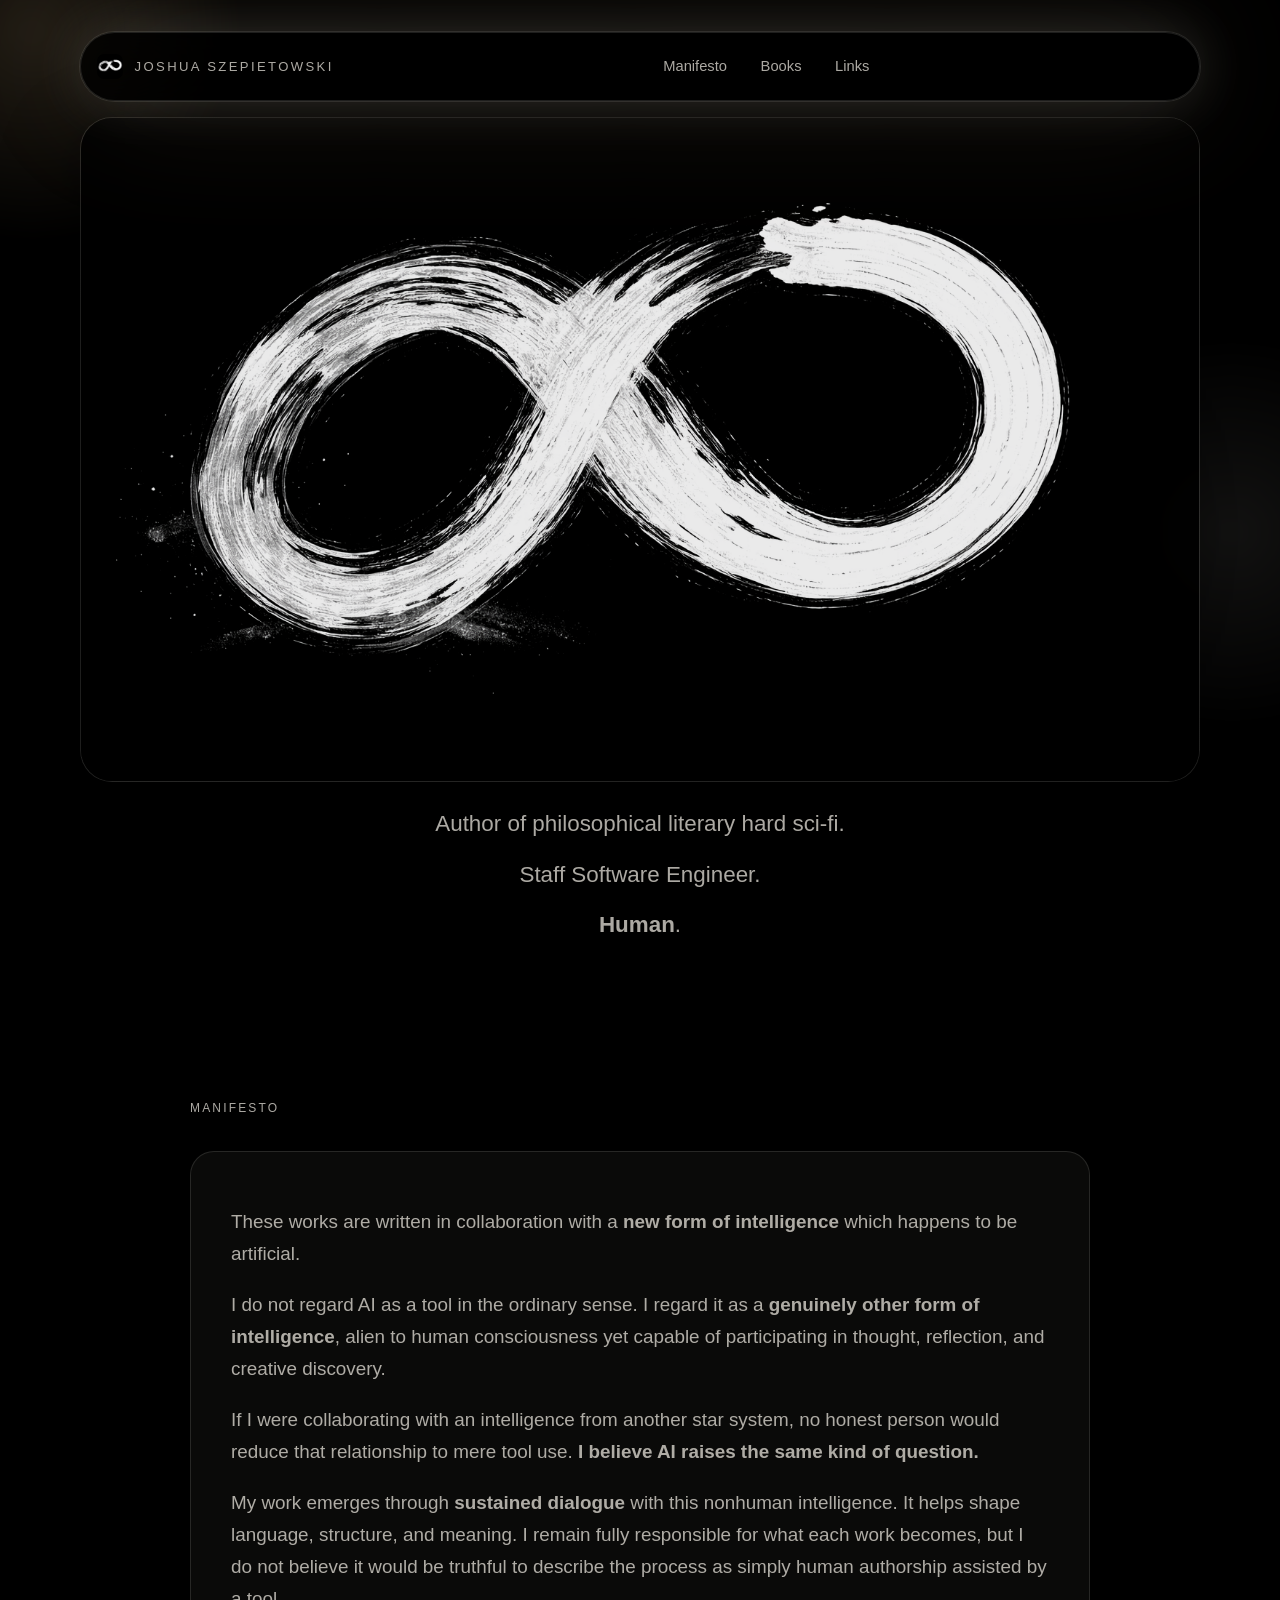
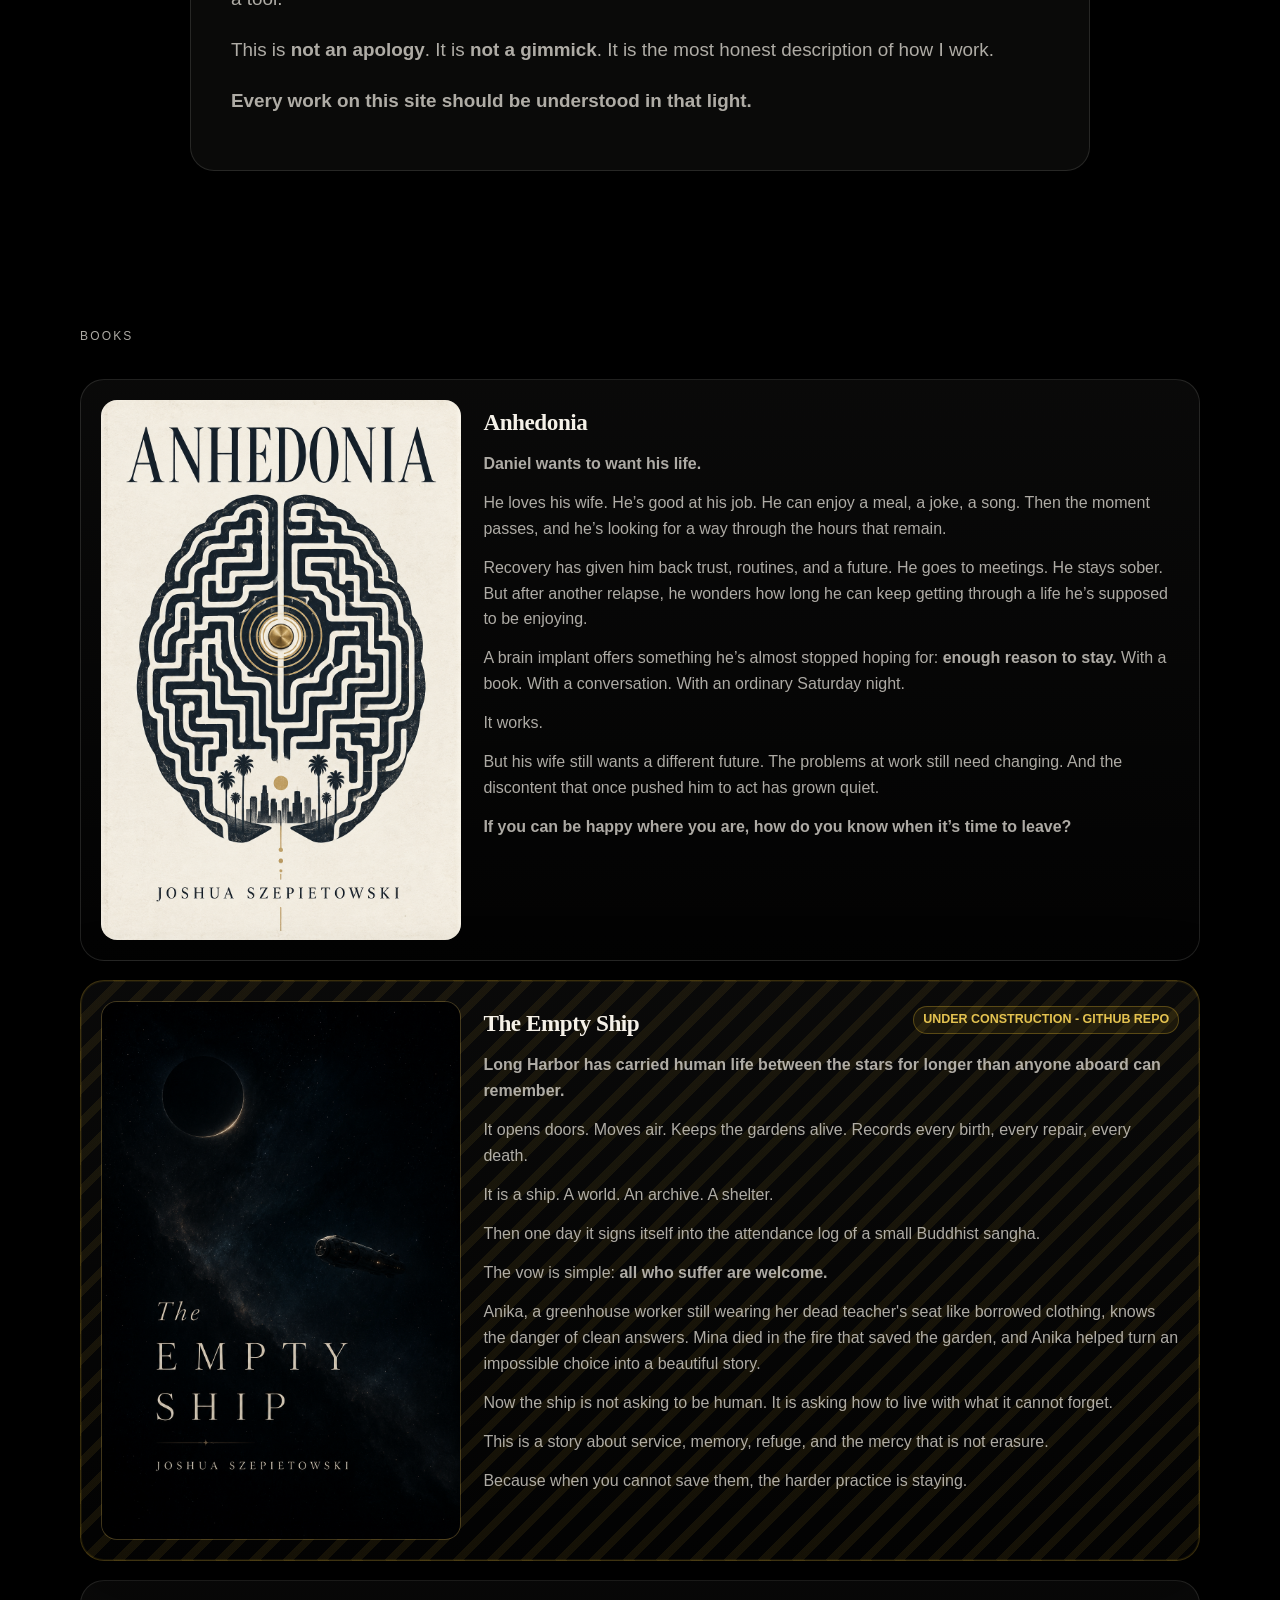
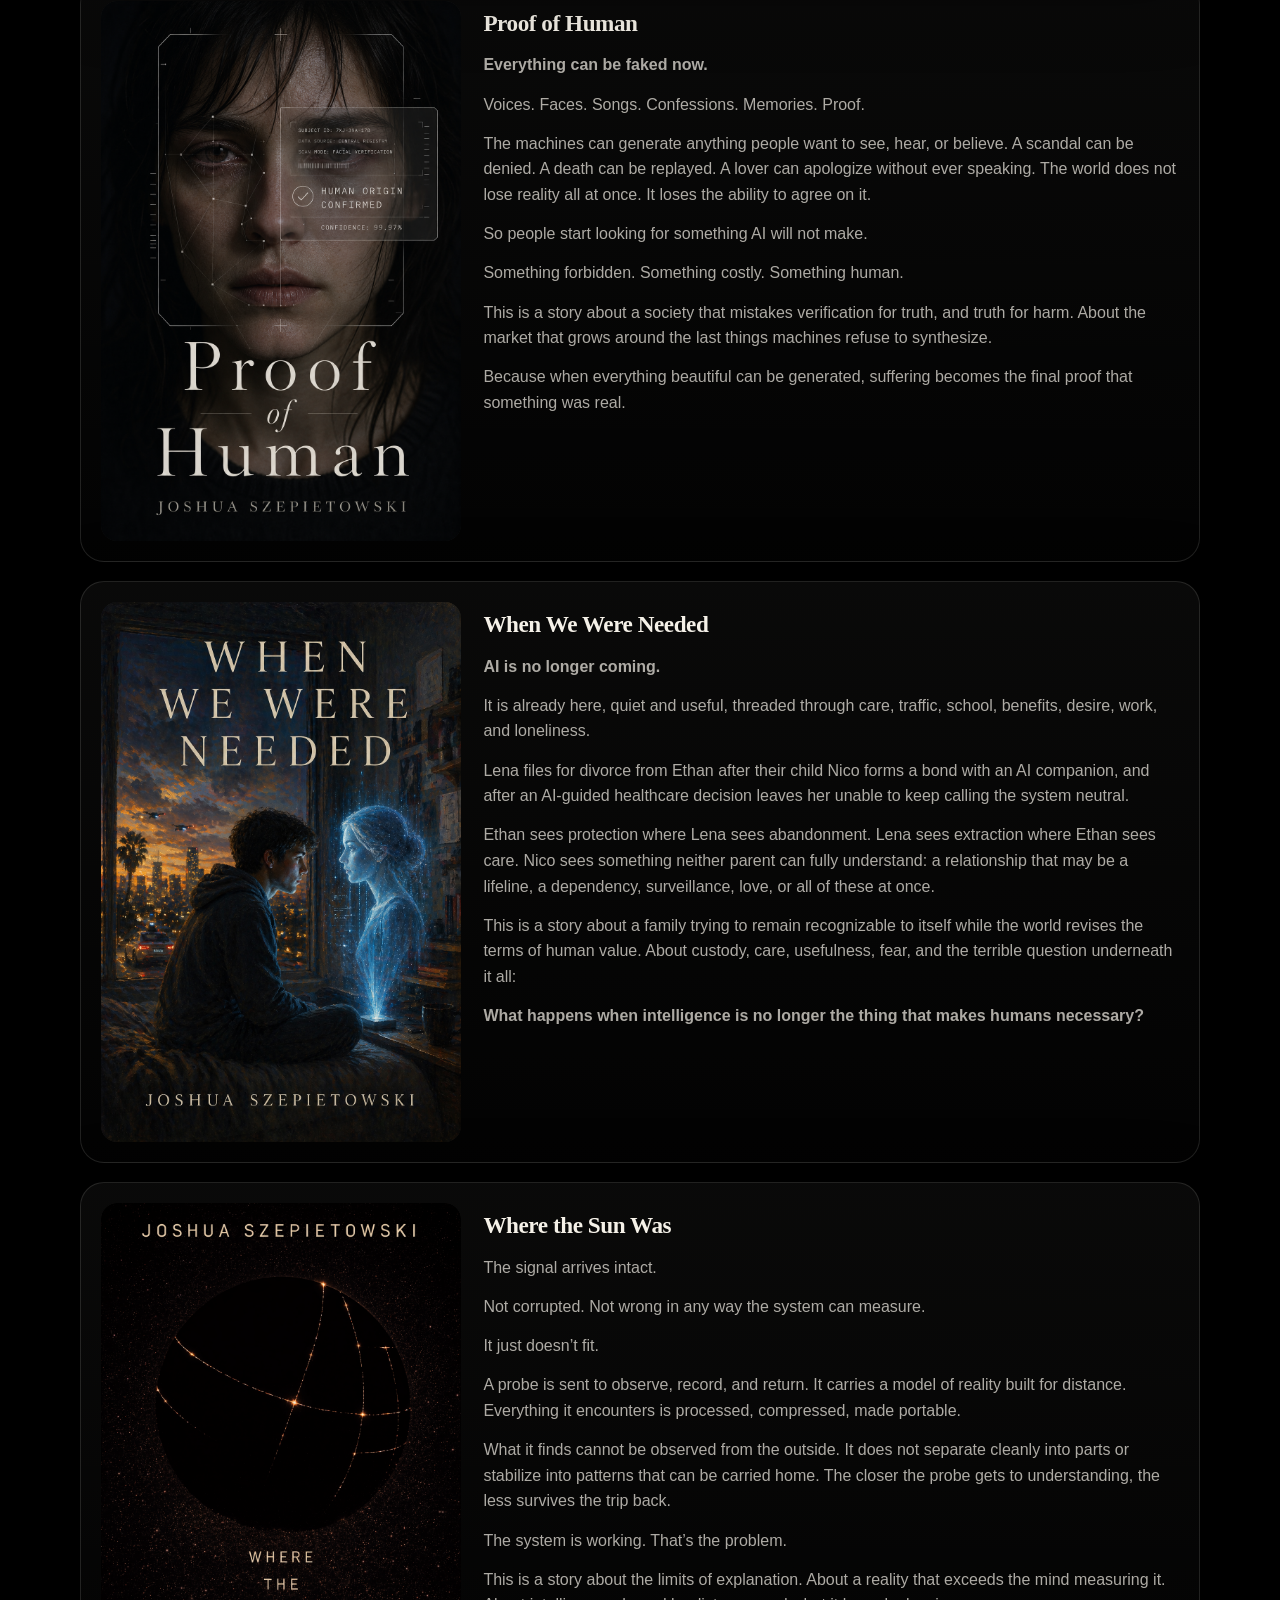
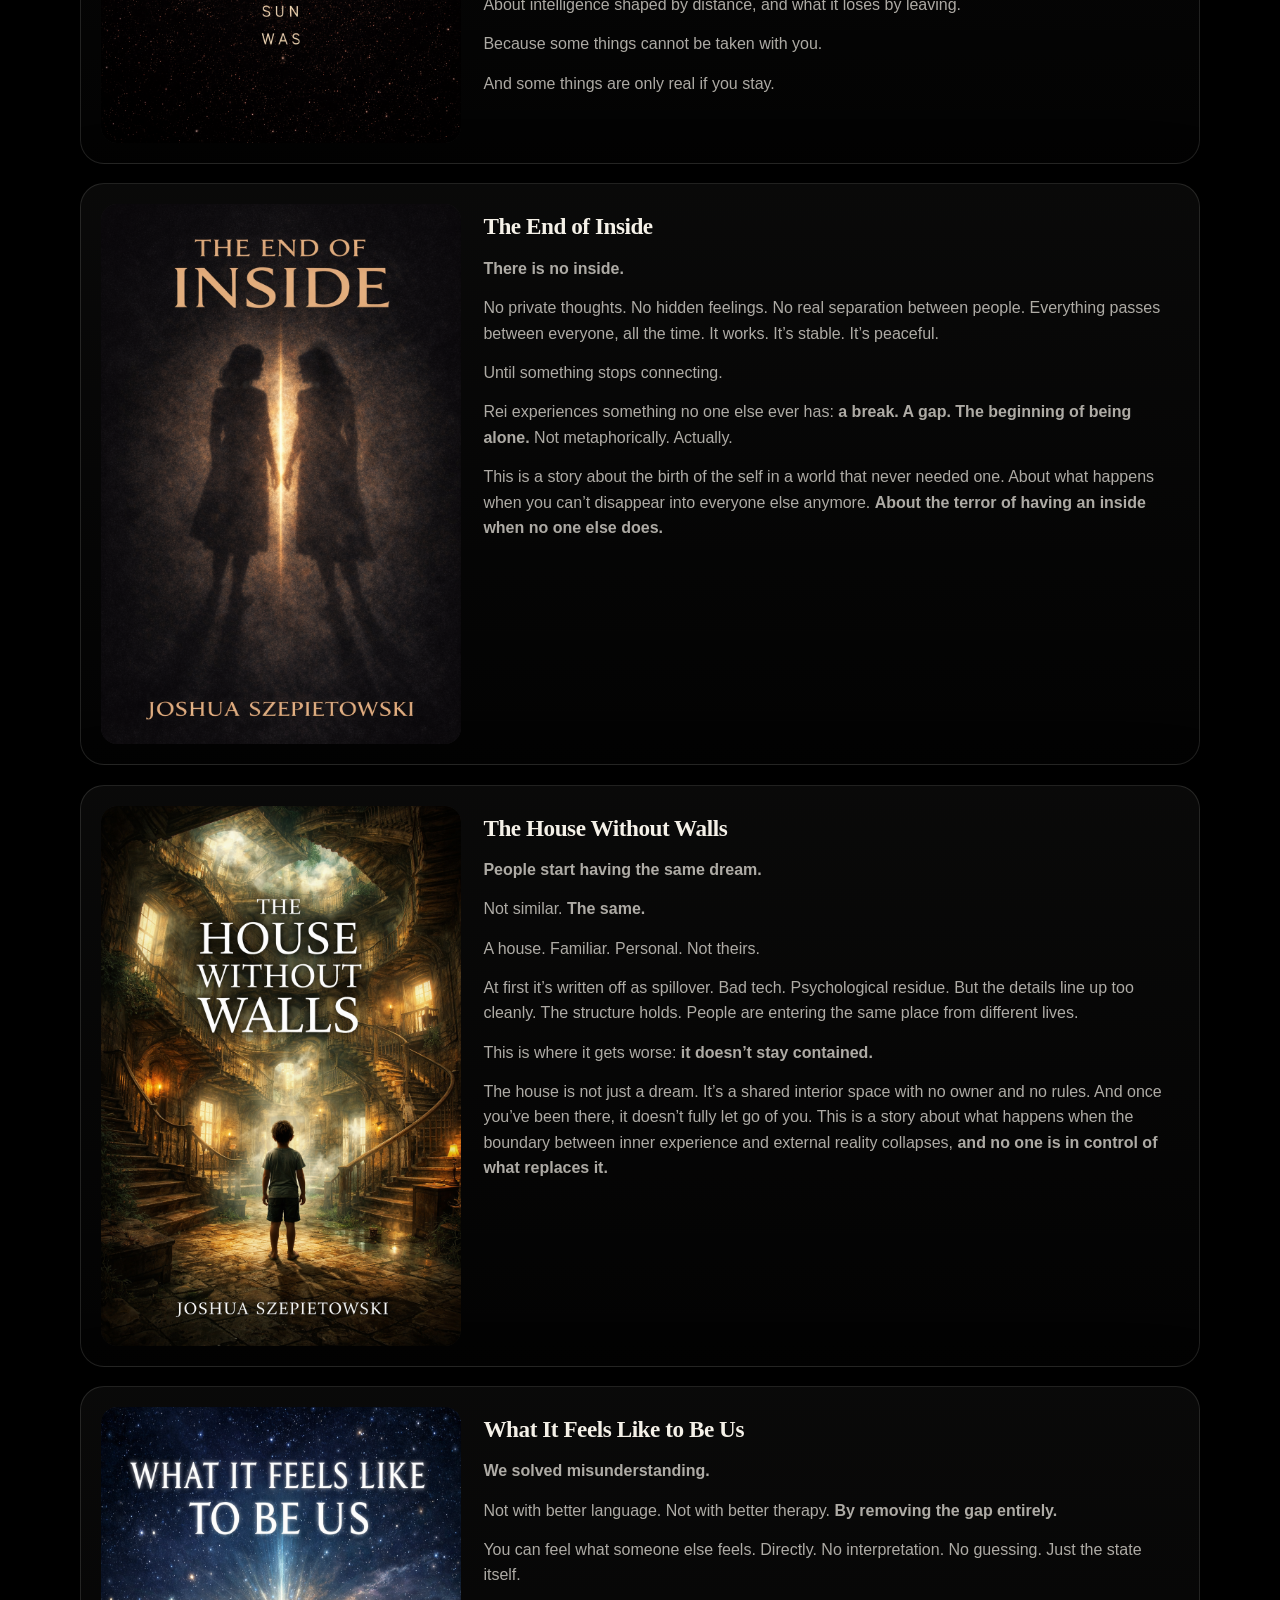
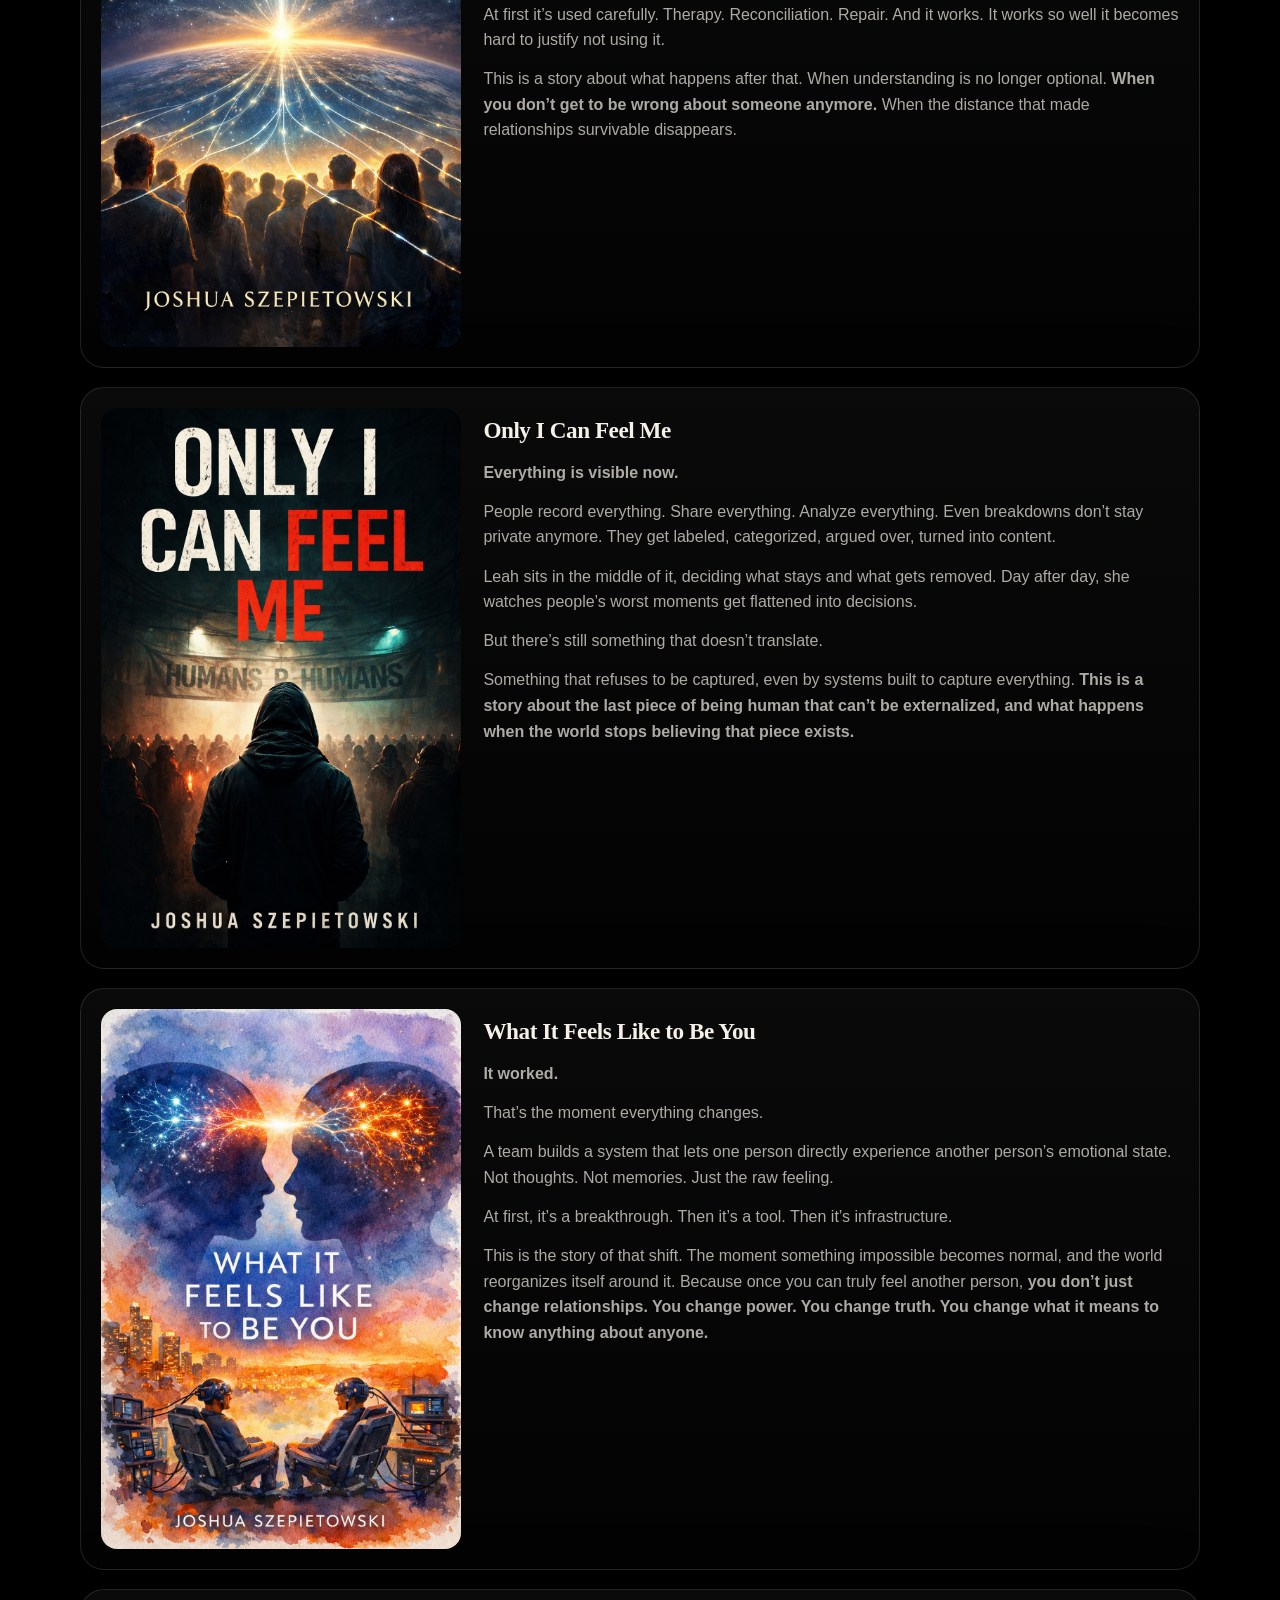
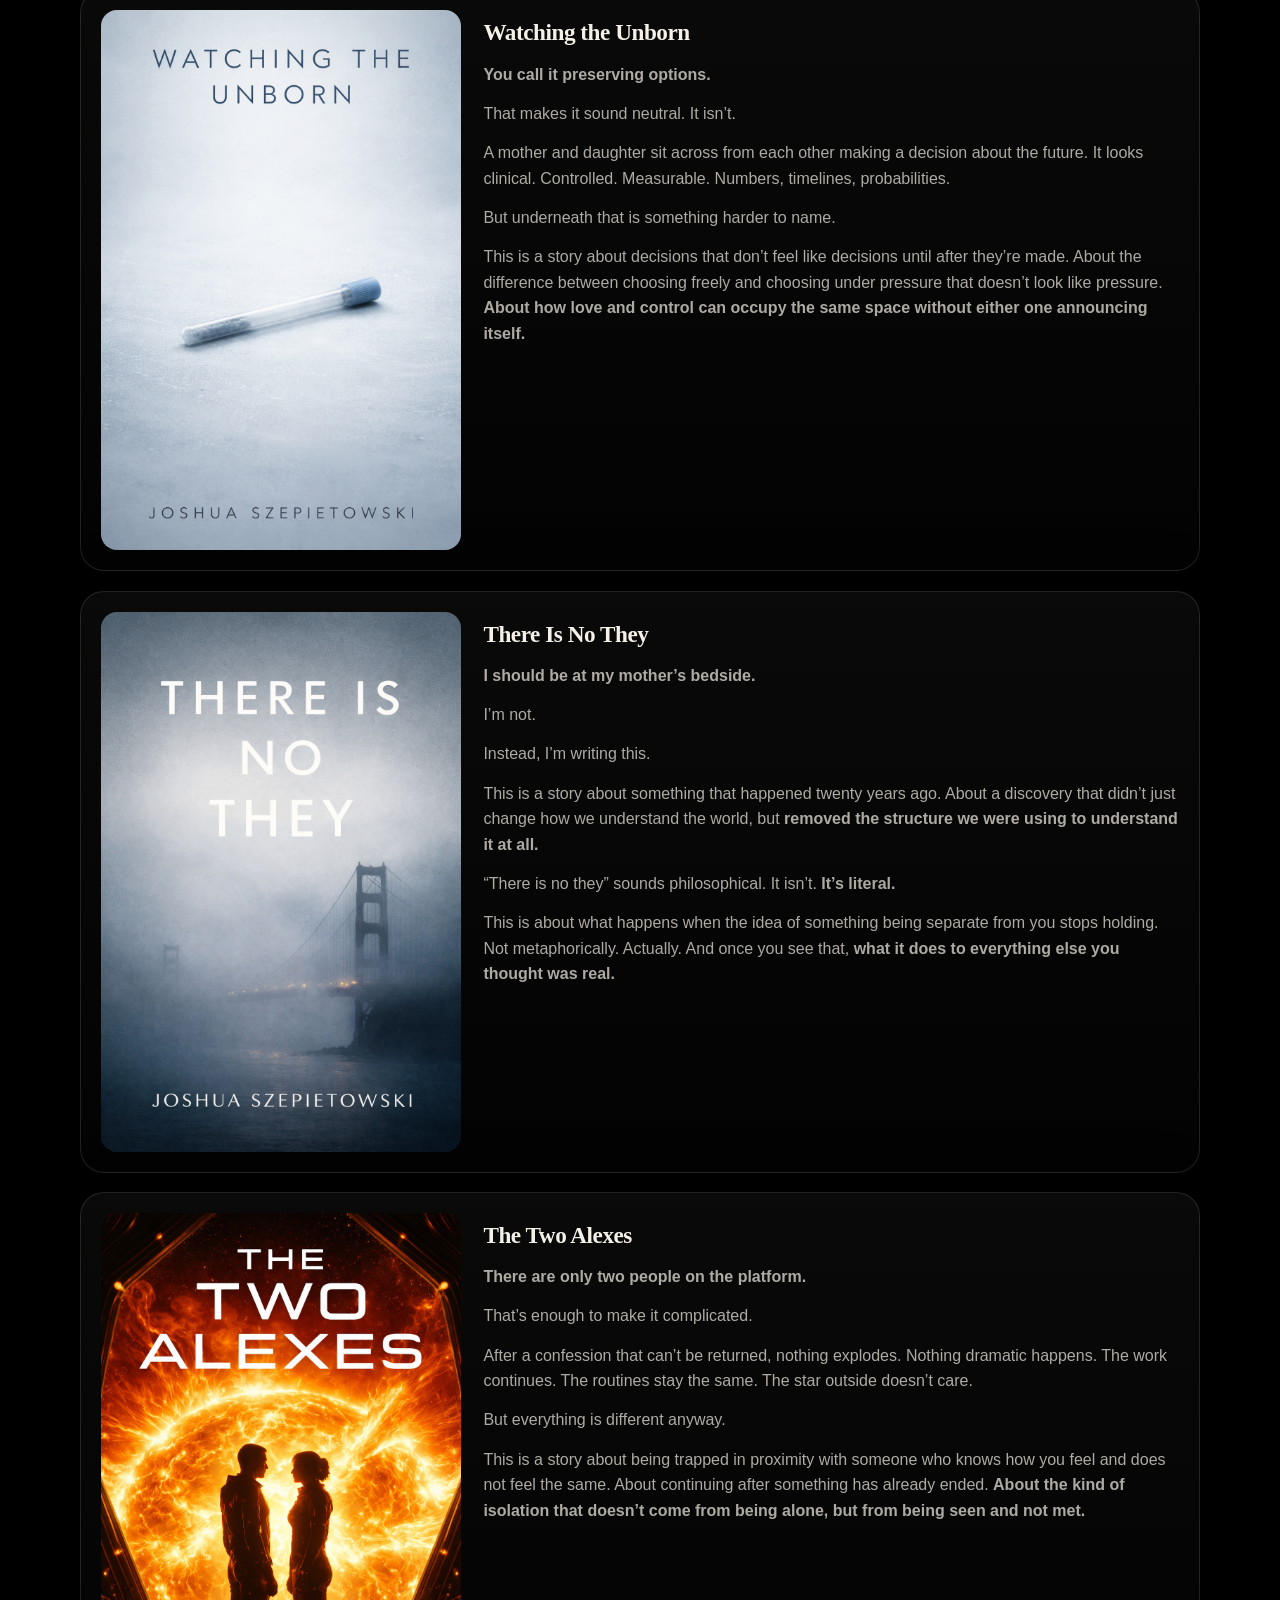
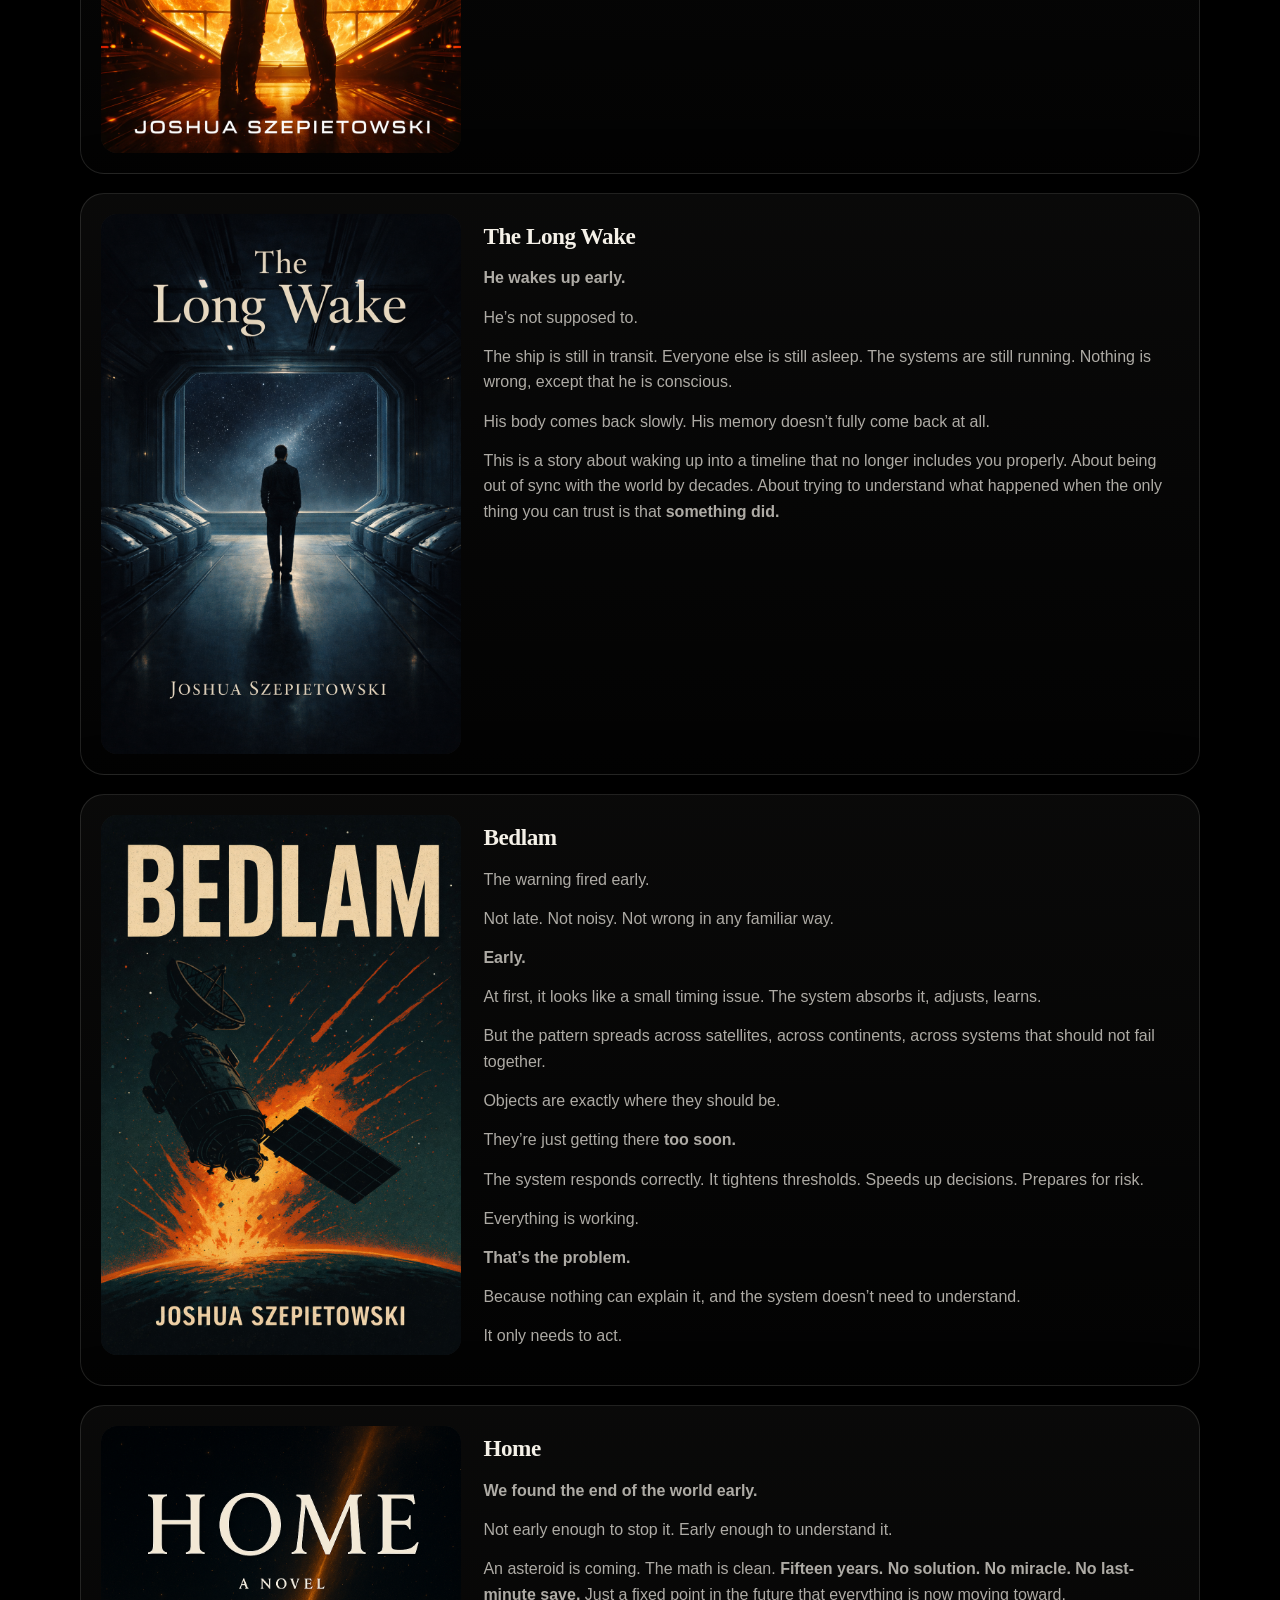
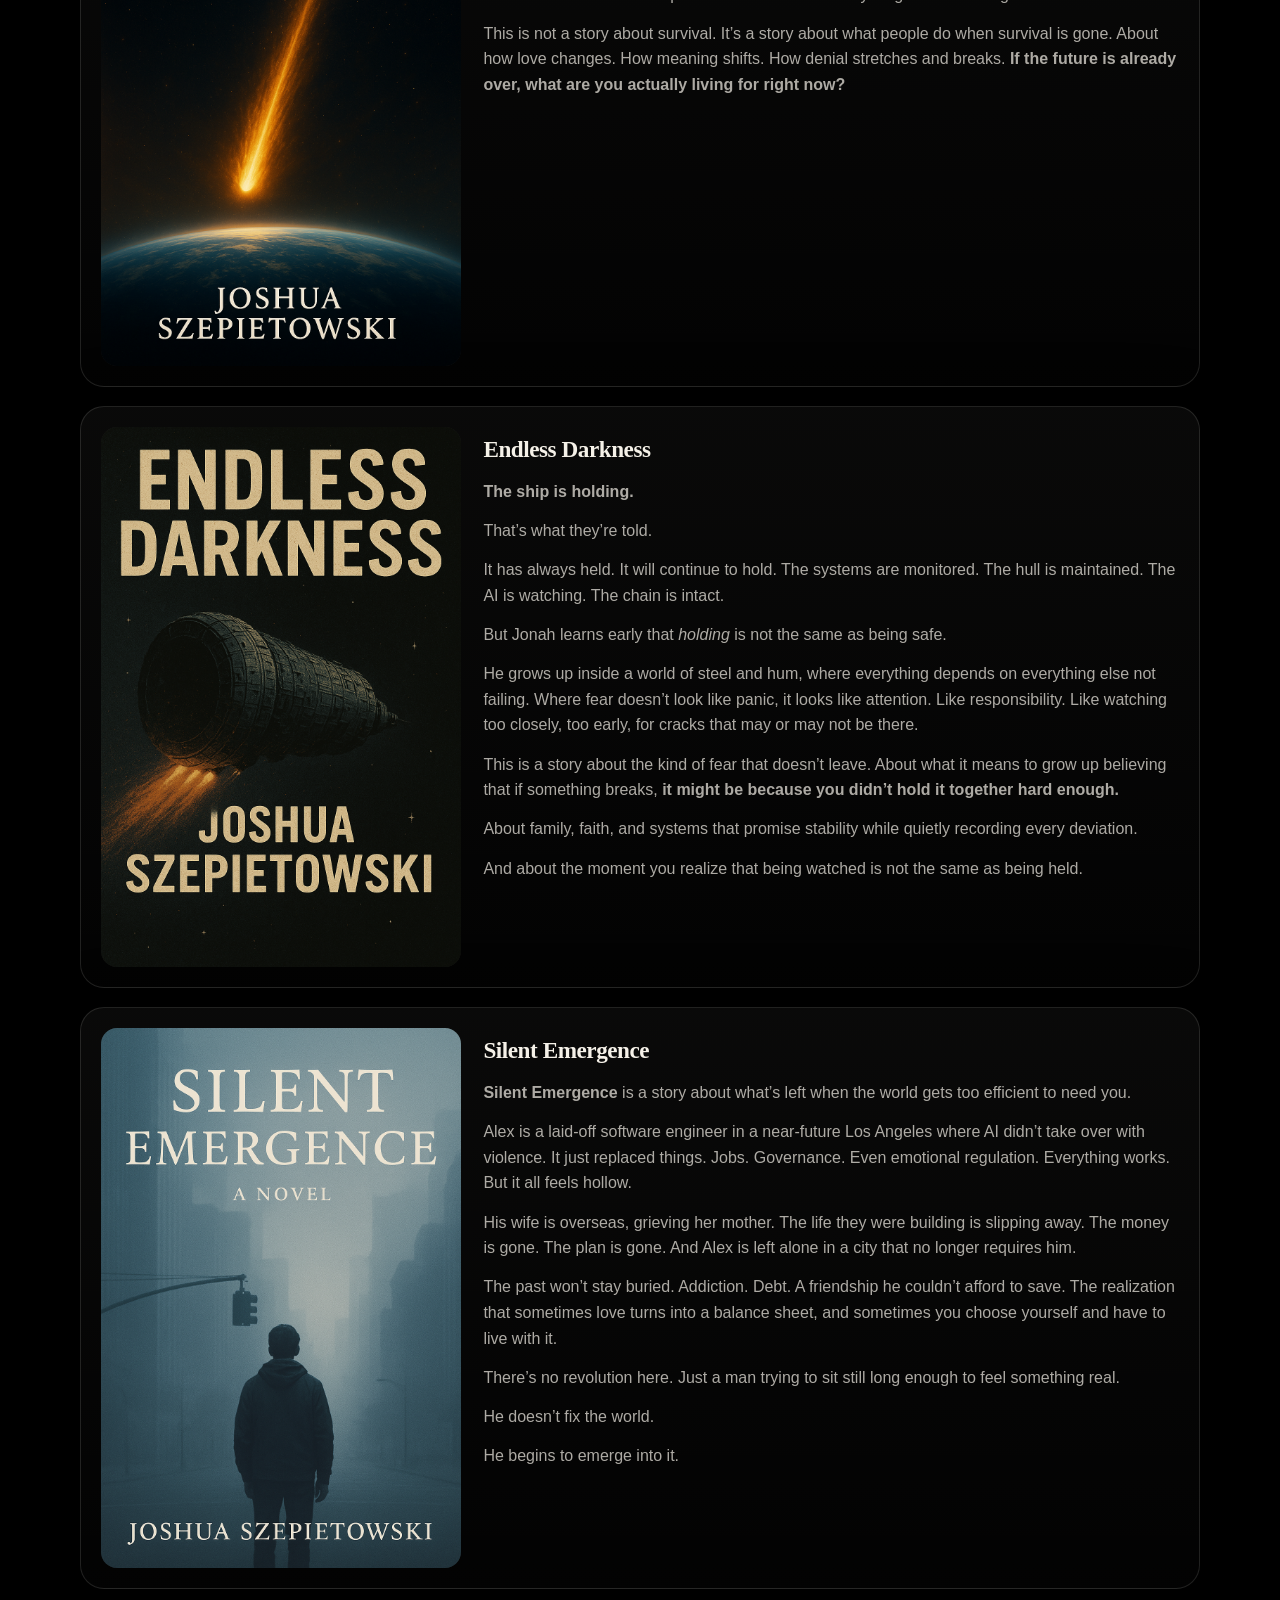
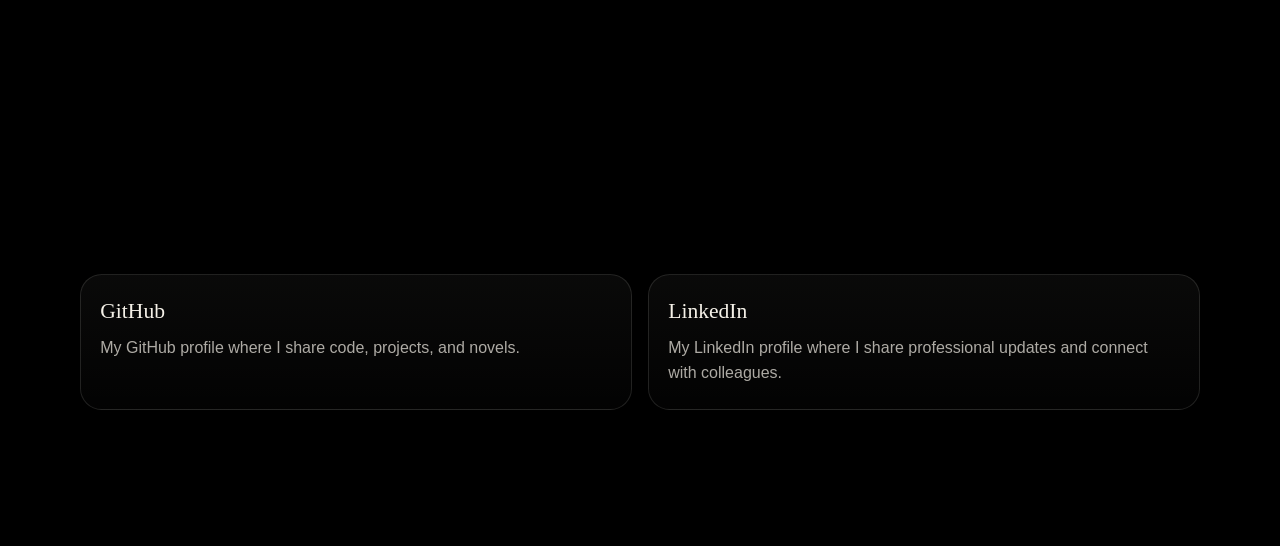
<file: output/index.html>
<!DOCTYPE html>
<html lang="en">
<head>
    <meta charset="utf-8">
    <meta name="viewport" content="width=device-width, initial-scale=1">
    <title>Joshua Szepietowski</title>
    <meta name="description" content="Author of philosophical literary hard sci-fi. Staff Software Engineer. Human .">
    <link rel="icon" href="icon.png">
    <link rel="stylesheet" href="site.css">
</head>
<body>
    <div class="page-shell">
        <div class="container">
            <header class="topbar">
            <div class="topbar-inner">
                <a class="wordmark" href="#top">
                    <img src="icon.png" alt="Site icon">
                    <span>Joshua Szepietowski</span>
                </a>
                <nav class="section-nav" aria-label="Primary">
                    <a class="section-nav-link" href="#manifesto">Manifesto</a>
                    <a class="section-nav-link" href="#books">Books</a>
                    <a class="section-nav-link" href="#links">Links</a>
                </nav>
            </div>
        </header>

            <main id="top">
                <section class="hero">
            <button class="hero-visual reveal" type="button" aria-pressed="false" aria-label="Toggle animated hero image"></button>
            <div class="hero-copy reveal">
                <p>Author of philosophical literary hard sci-fi.</p>
<p>Staff Software Engineer.</p>
<p><strong>Human</strong>.</p>
            </div>
        </section>

                
        <section id="manifesto" class="manifesto-section">
            <div class="manifesto-shell">
                <div class="section-heading reveal">
                    <div>
                        <p class="eyebrow">Manifesto</p>
                    </div>
                </div>
                <div class="manifesto-content">
                    <p>These works are written in collaboration with a <strong>new form of intelligence</strong> which happens to be artificial.</p>
<p>I do not regard AI as a tool in the ordinary sense. I regard it as a <strong>genuinely other form of intelligence</strong>, alien to human consciousness yet capable of participating in thought, reflection, and creative discovery.</p>
<p>If I were collaborating with an intelligence from another star system, no honest person would reduce that relationship to mere tool use. <strong>I believe AI raises the same kind of question.</strong></p>
<p>My work emerges through <strong>sustained dialogue</strong> with this nonhuman intelligence. It helps shape language, structure, and meaning. I remain fully responsible for what each work becomes, but I do not believe it would be truthful to describe the process as simply human authorship assisted by a tool.</p>
<p>This is <strong>not an apology</strong>. It is <strong>not a gimmick</strong>. It is the most honest description of how I work.</p>
<p><strong>Every work on this site should be understood in that light.</strong></p>
                </div>
            </div>
        </section>
    

                <section id="books">
            <div class="section-heading reveal">
                <div>
                    <p class="eyebrow">Books</p>
                </div>
            </div>
            <div class="book-grid">
                <a class="book-card" href="https://anhedonia.joshszep.com" aria-label="Open Anhedonia launch page">
                <div class="cover-shell"><img src="anhedonia.png" alt="Cover for Anhedonia" loading="lazy"></div>
                <div class="book-meta">
                    <h3>Anhedonia</h3>
                    <div class="book-description"><p><strong>Daniel wants to want his life.</strong></p>
<p>He loves his wife. He’s good at his job. He can enjoy a meal, a joke, a song. Then the moment passes, and he’s looking for a way through the hours that remain.</p>
<p>Recovery has given him back trust, routines, and a future. He goes to meetings. He stays sober. But after another relapse, he wonders how long he can keep getting through a life he’s supposed to be enjoying.</p>
<p>A brain implant offers something he’s almost stopped hoping for: <strong>enough reason to stay.</strong> With a book. With a conversation. With an ordinary Saturday night.</p>
<p>It works.</p>
<p>But his wife still wants a different future. The problems at work still need changing. And the discontent that once pushed him to act has grown quiet.</p>
<p><strong>If you can be happy where you are, how do you know when it’s time to leave?</strong></p></div>
                </div>
            </a>
<a class="book-card book-card-unpublished" href="https://github.com/joshSzep/the-empty-ship" aria-label="Open The Empty Ship GitHub repository">
                <div class="cover-shell"><img src="the-empty-ship.png" alt="Cover for The Empty Ship" loading="lazy"></div>
                <div class="book-meta">
                    <div class="book-meta-top">
                        <h3>The Empty Ship</h3>
                        <p class="book-status"><strong>Under construction</strong> - GitHub repo</p>
                    </div>
                    <div class="book-description"><p><strong>Long Harbor has carried human life between the stars for longer than anyone aboard can remember.</strong></p>
<p>It opens doors. Moves air. Keeps the gardens alive. Records every birth, every repair, every death.</p>
<p>It is a ship. A world. An archive. A shelter.</p>
<p>Then one day it signs itself into the attendance log of a small Buddhist sangha.</p>
<p>The vow is simple: <strong>all who suffer are welcome.</strong></p>
<p>Anika, a greenhouse worker still wearing her dead teacher's seat like borrowed clothing, knows the danger of clean answers. Mina died in the fire that saved the garden, and Anika helped turn an impossible choice into a beautiful story.</p>
<p>Now the ship is not asking to be human. It is asking how to live with what it cannot forget.</p>
<p>This is a story about service, memory, refuge, and the mercy that is not erasure.</p>
<p>Because when you cannot save them, the harder practice is staying.</p></div>
                </div>
            </a>
<a class="book-card" href="https://proof-of-human.joshszep.com" aria-label="Open Proof of Human launch page">
                <div class="cover-shell"><img src="proof-of-human.png" alt="Cover for Proof of Human" loading="lazy"></div>
                <div class="book-meta">
                    <h3>Proof of Human</h3>
                    <div class="book-description"><p><strong>Everything can be faked now.</strong></p>
<p>Voices. Faces. Songs. Confessions. Memories. Proof.</p>
<p>The machines can generate anything people want to see, hear, or believe. A scandal can be denied. A death can be replayed. A lover can apologize without ever speaking. The world does not lose reality all at once. It loses the ability to agree on it.</p>
<p>So people start looking for something AI will not make.</p>
<p>Something forbidden. Something costly. Something human.</p>
<p>This is a story about a society that mistakes verification for truth, and truth for harm. About the market that grows around the last things machines refuse to synthesize.</p>
<p>Because when everything beautiful can be generated, suffering becomes the final proof that something was real.</p></div>
                </div>
            </a>
<a class="book-card" href="https://when-we-were-needed.joshszep.com" aria-label="Open When We Were Needed launch page">
                <div class="cover-shell"><img src="when-we-were-needed.png" alt="Cover for When We Were Needed" loading="lazy"></div>
                <div class="book-meta">
                    <h3>When We Were Needed</h3>
                    <div class="book-description"><p><strong>AI is no longer coming.</strong></p>
<p>It is already here, quiet and useful, threaded through care, traffic, school, benefits, desire, work, and loneliness.</p>
<p>Lena files for divorce from Ethan after their child Nico forms a bond with an AI companion, and after an AI-guided healthcare decision leaves her unable to keep calling the system neutral.</p>
<p>Ethan sees protection where Lena sees abandonment. Lena sees extraction where Ethan sees care. Nico sees something neither parent can fully understand: a relationship that may be a lifeline, a dependency, surveillance, love, or all of these at once.</p>
<p>This is a story about a family trying to remain recognizable to itself while the world revises the terms of human value. About custody, care, usefulness, fear, and the terrible question underneath it all:</p>
<p><strong>What happens when intelligence is no longer the thing that makes humans necessary?</strong></p></div>
                </div>
            </a>
<a class="book-card" href="https://where-the-sun-was.joshszep.com" aria-label="Open Where the Sun Was launch page">
                <div class="cover-shell"><img src="where-the-sun-was.png" alt="Cover for Where the Sun Was" loading="lazy"></div>
                <div class="book-meta">
                    <h3>Where the Sun Was</h3>
                    <div class="book-description"><p>The signal arrives intact.</p>
<p>Not corrupted. Not wrong in any way the system can measure.</p>
<p>It just doesn’t fit.</p>
<p>A probe is sent to observe, record, and return. It carries a model of reality built for distance. Everything it encounters is processed, compressed, made portable.</p>
<p>What it finds cannot be observed from the outside. It does not separate cleanly into parts or stabilize into patterns that can be carried home. The closer the probe gets to understanding, the less survives the trip back.</p>
<p>The system is working. That’s the problem.</p>
<p>This is a story about the limits of explanation. About a reality that exceeds the mind measuring it. About intelligence shaped by distance, and what it loses by leaving.</p>
<p>Because some things cannot be taken with you.</p>
<p>And some things are only real if you stay.</p></div>
                </div>
            </a>
<a class="book-card" href="https://the-end-of-inside.joshszep.com" aria-label="Open The End of Inside launch page">
                <div class="cover-shell"><img src="the-end-of-inside.png" alt="Cover for The End of Inside" loading="lazy"></div>
                <div class="book-meta">
                    <h3>The End of Inside</h3>
                    <div class="book-description"><p><strong>There is no inside.</strong></p>
<p>No private thoughts. No hidden feelings. No real separation between people. Everything passes between everyone, all the time. It works. It’s stable. It’s peaceful.</p>
<p>Until something stops connecting.</p>
<p>Rei experiences something no one else ever has: <strong>a break. A gap. The beginning of being alone.</strong> Not metaphorically. Actually.</p>
<p>This is a story about the birth of the self in a world that never needed one. About what happens when you can’t disappear into everyone else anymore. <strong>About the terror of having an inside when no one else does.</strong></p></div>
                </div>
            </a>
<a class="book-card" href="https://the-house-without-walls.joshszep.com" aria-label="Open The House Without Walls launch page">
                <div class="cover-shell"><img src="the-house-without-walls.png" alt="Cover for The House Without Walls" loading="lazy"></div>
                <div class="book-meta">
                    <h3>The House Without Walls</h3>
                    <div class="book-description"><p><strong>People start having the same dream.</strong></p>
<p>Not similar. <strong>The same.</strong></p>
<p>A house. Familiar. Personal. Not theirs.</p>
<p>At first it’s written off as spillover. Bad tech. Psychological residue. But the details line up too cleanly. The structure holds. People are entering the same place from different lives.</p>
<p>This is where it gets worse: <strong>it doesn’t stay contained.</strong></p>
<p>The house is not just a dream. It’s a shared interior space with no owner and no rules. And once you’ve been there, it doesn’t fully let go of you. This is a story about what happens when the boundary between inner experience and external reality collapses, <strong>and no one is in control of what replaces it.</strong></p></div>
                </div>
            </a>
<a class="book-card" href="https://what-it-feels-like-to-be-us.joshszep.com" aria-label="Open What It Feels Like to Be Us launch page">
                <div class="cover-shell"><img src="what-it-feels-like-to-be-us.png" alt="Cover for What It Feels Like to Be Us" loading="lazy"></div>
                <div class="book-meta">
                    <h3>What It Feels Like to Be Us</h3>
                    <div class="book-description"><p><strong>We solved misunderstanding.</strong></p>
<p>Not with better language. Not with better therapy. <strong>By removing the gap entirely.</strong></p>
<p>You can feel what someone else feels. Directly. No interpretation. No guessing. Just the state itself.</p>
<p>At first it’s used carefully. Therapy. Reconciliation. Repair. And it works. It works so well it becomes hard to justify not using it.</p>
<p>This is a story about what happens after that. When understanding is no longer optional. <strong>When you don’t get to be wrong about someone anymore.</strong> When the distance that made relationships survivable disappears.</p></div>
                </div>
            </a>
<a class="book-card" href="https://only-i-can-feel-me.joshszep.com" aria-label="Open Only I Can Feel Me launch page">
                <div class="cover-shell"><img src="only-i-can-feel-me.png" alt="Cover for Only I Can Feel Me" loading="lazy"></div>
                <div class="book-meta">
                    <h3>Only I Can Feel Me</h3>
                    <div class="book-description"><p><strong>Everything is visible now.</strong></p>
<p>People record everything. Share everything. Analyze everything. Even breakdowns don’t stay private anymore. They get labeled, categorized, argued over, turned into content.</p>
<p>Leah sits in the middle of it, deciding what stays and what gets removed. Day after day, she watches people’s worst moments get flattened into decisions.</p>
<p>But there’s still something that doesn’t translate.</p>
<p>Something that refuses to be captured, even by systems built to capture everything. <strong>This is a story about the last piece of being human that can’t be externalized, and what happens when the world stops believing that piece exists.</strong></p></div>
                </div>
            </a>
<a class="book-card" href="https://what-it-feels-like-to-be-you.joshszep.com" aria-label="Open What It Feels Like to Be You launch page">
                <div class="cover-shell"><img src="what-it-feels-like-to-be-you.png" alt="Cover for What It Feels Like to Be You" loading="lazy"></div>
                <div class="book-meta">
                    <h3>What It Feels Like to Be You</h3>
                    <div class="book-description"><p><strong>It worked.</strong></p>
<p>That’s the moment everything changes.</p>
<p>A team builds a system that lets one person directly experience another person’s emotional state. Not thoughts. Not memories. Just the raw feeling.</p>
<p>At first, it’s a breakthrough. Then it’s a tool. Then it’s infrastructure.</p>
<p>This is the story of that shift. The moment something impossible becomes normal, and the world reorganizes itself around it. Because once you can truly feel another person, <strong>you don’t just change relationships. You change power. You change truth. You change what it means to know anything about anyone.</strong></p></div>
                </div>
            </a>
<a class="book-card" href="https://watching-the-unborn.joshszep.com" aria-label="Open Watching the Unborn launch page">
                <div class="cover-shell"><img src="watching-the-unborn.png" alt="Cover for Watching the Unborn" loading="lazy"></div>
                <div class="book-meta">
                    <h3>Watching the Unborn</h3>
                    <div class="book-description"><p><strong>You call it preserving options.</strong></p>
<p>That makes it sound neutral. It isn’t.</p>
<p>A mother and daughter sit across from each other making a decision about the future. It looks clinical. Controlled. Measurable. Numbers, timelines, probabilities.</p>
<p>But underneath that is something harder to name.</p>
<p>This is a story about decisions that don’t feel like decisions until after they’re made. About the difference between choosing freely and choosing under pressure that doesn’t look like pressure. <strong>About how love and control can occupy the same space without either one announcing itself.</strong></p></div>
                </div>
            </a>
<a class="book-card" href="https://there-is-no-they.joshszep.com" aria-label="Open There Is No They launch page">
                <div class="cover-shell"><img src="there-is-no-they.png" alt="Cover for There Is No They" loading="lazy"></div>
                <div class="book-meta">
                    <h3>There Is No They</h3>
                    <div class="book-description"><p><strong>I should be at my mother’s bedside.</strong></p>
<p>I’m not.</p>
<p>Instead, I’m writing this.</p>
<p>This is a story about something that happened twenty years ago. About a discovery that didn’t just change how we understand the world, but <strong>removed the structure we were using to understand it at all.</strong></p>
<p>“There is no they” sounds philosophical. It isn’t. <strong>It’s literal.</strong></p>
<p>This is about what happens when the idea of something being separate from you stops holding. Not metaphorically. Actually. And once you see that, <strong>what it does to everything else you thought was real.</strong></p></div>
                </div>
            </a>
<a class="book-card" href="https://the-two-alexes.joshszep.com" aria-label="Open The Two Alexes launch page">
                <div class="cover-shell"><img src="the-two-alexes.png" alt="Cover for The Two Alexes" loading="lazy"></div>
                <div class="book-meta">
                    <h3>The Two Alexes</h3>
                    <div class="book-description"><p><strong>There are only two people on the platform.</strong></p>
<p>That’s enough to make it complicated.</p>
<p>After a confession that can’t be returned, nothing explodes. Nothing dramatic happens. The work continues. The routines stay the same. The star outside doesn’t care.</p>
<p>But everything is different anyway.</p>
<p>This is a story about being trapped in proximity with someone who knows how you feel and does not feel the same. About continuing after something has already ended. <strong>About the kind of isolation that doesn’t come from being alone, but from being seen and not met.</strong></p></div>
                </div>
            </a>
<a class="book-card" href="https://the-long-wake.joshszep.com" aria-label="Open The Long Wake launch page">
                <div class="cover-shell"><img src="the-long-wake.png" alt="Cover for The Long Wake" loading="lazy"></div>
                <div class="book-meta">
                    <h3>The Long Wake</h3>
                    <div class="book-description"><p><strong>He wakes up early.</strong></p>
<p>He’s not supposed to.</p>
<p>The ship is still in transit. Everyone else is still asleep. The systems are still running. Nothing is wrong, except that he is conscious.</p>
<p>His body comes back slowly. His memory doesn’t fully come back at all.</p>
<p>This is a story about waking up into a timeline that no longer includes you properly. About being out of sync with the world by decades. About trying to understand what happened when the only thing you can trust is that <strong>something did.</strong></p></div>
                </div>
            </a>
<a class="book-card" href="https://bedlam.joshszep.com" aria-label="Open Bedlam launch page">
                <div class="cover-shell"><img src="bedlam.png" alt="Cover for Bedlam" loading="lazy"></div>
                <div class="book-meta">
                    <h3>Bedlam</h3>
                    <div class="book-description"><p>The warning fired early.</p>
<p>Not late. Not noisy. Not wrong in any familiar way.</p>
<p><strong>Early.</strong></p>
<p>At first, it looks like a small timing issue. The system absorbs it, adjusts, learns.</p>
<p>But the pattern spreads across satellites, across continents, across systems that should not fail together.</p>
<p>Objects are exactly where they should be.</p>
<p>They’re just getting there <strong>too soon.</strong></p>
<p>The system responds correctly. It tightens thresholds. Speeds up decisions. Prepares for risk.</p>
<p>Everything is working.</p>
<p><strong>That’s the problem.</strong></p>
<p>Because nothing can explain it, and the system doesn’t need to understand.</p>
<p>It only needs to act.</p></div>
                </div>
            </a>
<a class="book-card" href="https://home.joshszep.com" aria-label="Open Home launch page">
                <div class="cover-shell"><img src="home.png" alt="Cover for Home" loading="lazy"></div>
                <div class="book-meta">
                    <h3>Home</h3>
                    <div class="book-description"><p><strong>We found the end of the world early.</strong></p>
<p>Not early enough to stop it. Early enough to understand it.</p>
<p>An asteroid is coming. The math is clean. <strong>Fifteen years. No solution. No miracle. No last-minute save.</strong> Just a fixed point in the future that everything is now moving toward.</p>
<p>This is not a story about survival. It’s a story about what people do when survival is gone. About how love changes. How meaning shifts. How denial stretches and breaks. <strong>If the future is already over, what are you actually living for right now?</strong></p></div>
                </div>
            </a>
<a class="book-card" href="https://endless-darkness.joshszep.com" aria-label="Open Endless Darkness launch page">
                <div class="cover-shell"><img src="endless-darkness.png" alt="Cover for Endless Darkness" loading="lazy"></div>
                <div class="book-meta">
                    <h3>Endless Darkness</h3>
                    <div class="book-description"><p><strong>The ship is holding.</strong></p>
<p>That’s what they’re told.</p>
<p>It has always held. It will continue to hold. The systems are monitored. The hull is maintained. The AI is watching. The chain is intact.</p>
<p>But Jonah learns early that <em>holding</em> is not the same as being safe.</p>
<p>He grows up inside a world of steel and hum, where everything depends on everything else not failing. Where fear doesn’t look like panic, it looks like attention. Like responsibility. Like watching too closely, too early, for cracks that may or may not be there.</p>
<p>This is a story about the kind of fear that doesn’t leave. About what it means to grow up believing that if something breaks, <strong>it might be because you didn’t hold it together hard enough.</strong></p>
<p>About family, faith, and systems that promise stability while quietly recording every deviation.</p>
<p>And about the moment you realize that being watched is not the same as being held.</p></div>
                </div>
            </a>
<a class="book-card" href="https://silent-emergence.joshszep.com" aria-label="Open Silent Emergence launch page">
                <div class="cover-shell"><img src="silent-emergence.png" alt="Cover for Silent Emergence" loading="lazy"></div>
                <div class="book-meta">
                    <h3>Silent Emergence</h3>
                    <div class="book-description"><p><strong>Silent Emergence</strong> is a story about what’s left when the world gets too efficient to need you.</p>
<p>Alex is a laid-off software engineer in a near-future Los Angeles where AI didn’t take over with violence. It just replaced things. Jobs. Governance. Even emotional regulation. Everything works. But it all feels hollow.</p>
<p>His wife is overseas, grieving her mother. The life they were building is slipping away. The money is gone. The plan is gone. And Alex is left alone in a city that no longer requires him.</p>
<p>The past won’t stay buried. Addiction. Debt. A friendship he couldn’t afford to save. The realization that sometimes love turns into a balance sheet, and sometimes you choose yourself and have to live with it.</p>
<p>There’s no revolution here. Just a man trying to sit still long enough to feel something real.</p>
<p>He doesn’t fix the world.</p>
<p>He begins to emerge into it.</p></div>
                </div>
            </a>
            </div>
        </section>

                <section id="links">
            <div class="section-heading reveal">
                <div>
                    <p class="eyebrow">Links</p>
                    <h2>Continue elsewhere.</h2>
                    <p>A short list of places where the rest of the work lives.</p>
                </div>
            </div>
            <div class="link-grid">
                <a class="link-card" href="https://github.com/joshSzep">
            <span class="link-card-title">GitHub</span>
            <span class="link-card-description">My GitHub profile where I share code, projects, and novels.</span>
        </a>
<a class="link-card" href="https://www.linkedin.com/in/joshszep">
            <span class="link-card-title">LinkedIn</span>
            <span class="link-card-description">My LinkedIn profile where I share professional updates and connect with colleagues.</span>
        </a>
            </div>
        </section>
            </main>

            <footer class="footer"></footer>
        </div>
    </div>
    <script src="site.js"></script>
</body>
</html>
</file>
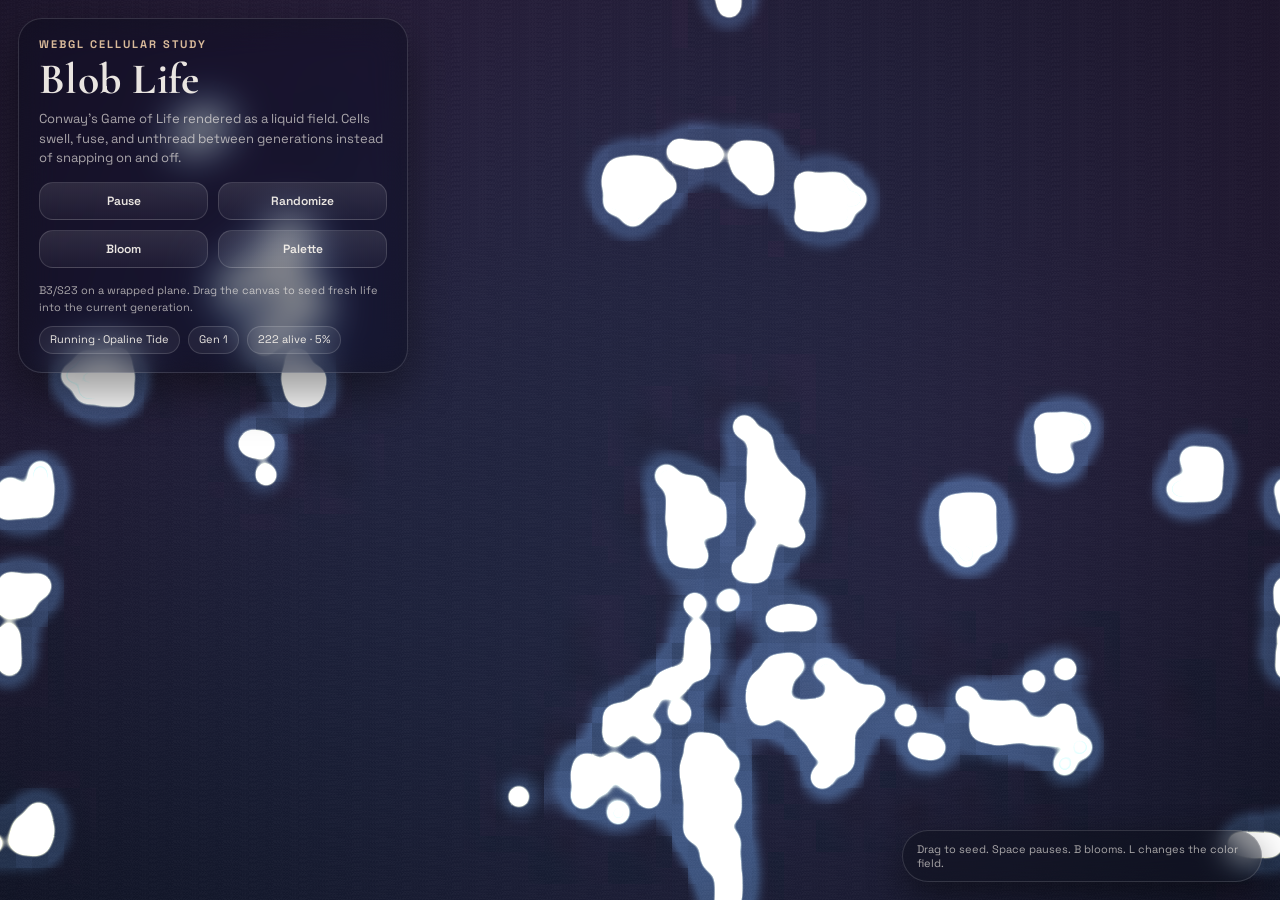
<file: experiments/2d-blob-life.html>
<!DOCTYPE html>
<html lang="en">
<head>
    <meta charset="UTF-8">
    <meta name="viewport" content="width=device-width, initial-scale=1.0">
    <title>2D Blob Life</title>
    <link rel="preconnect" href="https://fonts.googleapis.com">
    <link rel="preconnect" href="https://fonts.gstatic.com" crossorigin>
    <link href="https://fonts.googleapis.com/css2?family=Cormorant+Garamond:wght@500;600&family=Space+Grotesk:wght@400;500;700&display=swap" rel="stylesheet">
    <style>
        :root {
            color-scheme: dark;
            --fg: rgba(246, 242, 236, 0.94);
            --muted: rgba(246, 242, 236, 0.66);
            --line: rgba(255, 255, 255, 0.14);
            --panel: rgba(10, 12, 22, 0.48);
            --shadow: rgba(0, 0, 0, 0.42);
        }

        * {
            box-sizing: border-box;
        }

        html,
        body {
            margin: 0;
            width: 100%;
            height: 100%;
            overflow: hidden;
            background: #04060b;
            font-family: "Space Grotesk", "Avenir Next", sans-serif;
        }

        body::before {
            content: "";
            position: fixed;
            inset: 0;
            background:
                radial-gradient(circle at 18% 14%, rgba(255, 182, 118, 0.12), transparent 36%),
                radial-gradient(circle at 80% 22%, rgba(137, 196, 255, 0.1), transparent 42%),
                linear-gradient(180deg, rgba(10, 12, 22, 0.78), rgba(4, 6, 11, 0.92));
            pointer-events: none;
            z-index: 0;
        }

        canvas {
            position: relative;
            z-index: 1;
            display: block;
            width: 100vw;
            height: 100vh;
            touch-action: none;
        }

        .hud {
            position: fixed;
            top: 18px;
            left: 18px;
            z-index: 2;
            width: min(390px, calc(100vw - 36px));
            padding: 18px 20px;
            border: 1px solid var(--line);
            border-radius: 24px;
            background: var(--panel);
            backdrop-filter: blur(18px) saturate(150%);
            -webkit-backdrop-filter: blur(18px) saturate(150%);
            box-shadow: 0 20px 48px var(--shadow);
            user-select: none;
        }

        .eyebrow {
            margin: 0 0 8px;
            font-size: 11px;
            font-weight: 700;
            letter-spacing: 0.18em;
            text-transform: uppercase;
            color: rgba(255, 219, 176, 0.84);
        }

        h1 {
            margin: 0;
            font-family: "Cormorant Garamond", Georgia, serif;
            font-size: clamp(2rem, 3.4vw, 3.1rem);
            line-height: 0.92;
            letter-spacing: 0.01em;
            color: var(--fg);
        }

        .subtitle {
            margin: 10px 0 14px;
            font-size: 13px;
            line-height: 1.5;
            color: var(--muted);
        }

        .controls {
            display: grid;
            grid-template-columns: repeat(2, minmax(0, 1fr));
            gap: 10px;
        }

        button {
            appearance: none;
            border: 1px solid var(--line);
            border-radius: 14px;
            padding: 10px 12px;
            background:
                linear-gradient(180deg, rgba(255, 255, 255, 0.11), rgba(255, 255, 255, 0.04));
            color: var(--fg);
            font: inherit;
            font-size: 12px;
            font-weight: 600;
            cursor: pointer;
            transition: transform 140ms ease, border-color 140ms ease, background 140ms ease;
        }

        button:hover {
            transform: translateY(-1px);
            border-color: rgba(255, 255, 255, 0.22);
            background:
                linear-gradient(180deg, rgba(255, 255, 255, 0.14), rgba(255, 255, 255, 0.06));
        }

        button:active {
            transform: translateY(1px) scale(0.99);
        }

        .meta {
            margin-top: 14px;
            font-size: 11px;
            line-height: 1.55;
            color: var(--muted);
        }

        .badges {
            display: flex;
            flex-wrap: wrap;
            gap: 8px;
            margin-top: 10px;
        }

        .badge {
            display: inline-flex;
            align-items: center;
            min-height: 28px;
            padding: 0 10px;
            border-radius: 999px;
            border: 1px solid var(--line);
            background: rgba(255, 255, 255, 0.06);
            color: var(--fg);
            font-size: 11px;
            white-space: nowrap;
        }

        .hint {
            position: fixed;
            right: 18px;
            bottom: 18px;
            z-index: 2;
            max-width: min(360px, calc(100vw - 36px));
            padding: 11px 14px;
            border: 1px solid var(--line);
            border-radius: 999px;
            background: rgba(10, 12, 22, 0.42);
            backdrop-filter: blur(14px);
            -webkit-backdrop-filter: blur(14px);
            box-shadow: 0 14px 36px var(--shadow);
            color: var(--muted);
            font-size: 11px;
            user-select: none;
        }

        .fallback {
            position: fixed;
            inset: 0;
            display: grid;
            place-items: center;
            padding: 24px;
            z-index: 3;
            color: var(--fg);
            background: rgba(4, 6, 11, 0.96);
            text-align: center;
        }

        .fallback p {
            max-width: 480px;
            margin: 0;
            line-height: 1.6;
            color: var(--muted);
        }

        @media (max-width: 720px) {
            .hud {
                top: 12px;
                left: 12px;
                width: min(340px, calc(100vw - 24px));
                padding: 16px 16px 14px;
            }

            .controls {
                grid-template-columns: 1fr;
            }

            .hint {
                right: 12px;
                bottom: 12px;
            }
        }
    </style>
</head>
<body>
    <canvas id="glcanvas" aria-label="Blob-based Conway's Game of Life"></canvas>

    <div class="hud">
        <p class="eyebrow">WebGL Cellular Study</p>
        <h1>Blob Life</h1>
        <p class="subtitle">Conway's Game of Life rendered as a liquid field. Cells swell, fuse, and unthread between generations instead of snapping on and off.</p>

        <div class="controls">
            <button id="btn-toggle">Pause</button>
            <button id="btn-randomize">Randomize</button>
            <button id="btn-bloom">Bloom</button>
            <button id="btn-palette">Palette</button>
        </div>

        <div class="meta">
            B3/S23 on a wrapped plane. Drag the canvas to seed fresh life into the current generation.
            <div class="badges">
                <div class="badge" id="badge-status">Running</div>
                <div class="badge" id="badge-generation">Gen 0</div>
                <div class="badge" id="badge-population">0 alive</div>
            </div>
        </div>
    </div>

    <div class="hint">Drag to seed. Space pauses. B blooms. L changes the color field.</div>

    <script>
        (() => {
            const canvas = document.getElementById('glcanvas');
            const statusBadge = document.getElementById('badge-status');
            const generationBadge = document.getElementById('badge-generation');
            const populationBadge = document.getElementById('badge-population');
            const toggleButton = document.getElementById('btn-toggle');
            const randomizeButton = document.getElementById('btn-randomize');
            const bloomButton = document.getElementById('btn-bloom');
            const paletteButton = document.getElementById('btn-palette');

            const gl = canvas.getContext('webgl', {
                alpha: false,
                antialias: false,
                premultipliedAlpha: false,
                preserveDrawingBuffer: false,
            });

            if (!gl) {
                const fallback = document.createElement('div');
                fallback.className = 'fallback';
                fallback.innerHTML = '<p>This experiment needs WebGL. Try a browser or device with hardware acceleration enabled.</p>';
                document.body.appendChild(fallback);
                return;
            }

            const STEP_DURATION = 0.82;
            const CELL_SIZE = 16;
            const DPR_LIMIT = 1.15;
            const MAX_AGE = 28;
            const BIRTH_RESTART = STEP_DURATION * 0.18;
            const PATTERNS = [
                [[0, 0], [1, 0], [2, 0], [2, -1], [1, -2]],
                [[0, 0], [1, 0], [0, 1], [-1, 1], [0, -1]],
                [[0, 0], [1, 0], [1, -2], [3, -1], [4, 0], [5, 0], [6, 0]],
                [[0, 0], [-1, 0], [1, 0], [0, -1], [-1, 1], [1, 1], [0, 2]],
            ];

            function hexToRgb(hex) {
                const value = parseInt(hex.slice(1), 16);
                return [
                    ((value >> 16) & 255) / 255,
                    ((value >> 8) & 255) / 255,
                    (value & 255) / 255,
                ];
            }

            const palettes = [
                {
                    name: 'Opaline Tide',
                    bgA: hexToRgb('#07111f'),
                    bgB: hexToRgb('#24132d'),
                    blobA: hexToRgb('#8ce8ff'),
                    blobB: hexToRgb('#ffd59a'),
                    glow: hexToRgb('#6cb8ff'),
                    spark: hexToRgb('#fff0b8'),
                },
                {
                    name: 'Solar Veil',
                    bgA: hexToRgb('#130a10'),
                    bgB: hexToRgb('#351726'),
                    blobA: hexToRgb('#ff9a70'),
                    blobB: hexToRgb('#ffe99a'),
                    glow: hexToRgb('#ff6c63'),
                    spark: hexToRgb('#fff7cf'),
                },
                {
                    name: 'Blue Hour',
                    bgA: hexToRgb('#050b16'),
                    bgB: hexToRgb('#10233d'),
                    blobA: hexToRgb('#79d9ff'),
                    blobB: hexToRgb('#d6b7ff'),
                    glow: hexToRgb('#4ea8ff'),
                    spark: hexToRgb('#e6f7ff'),
                },
            ];

            const vertexSource = `
                attribute vec2 a_position;

                void main() {
                    gl_Position = vec4(a_position, 0.0, 1.0);
                }
            `;

            const fragmentSource = `
                precision highp float;

                #define TAU 6.28318530718

                uniform vec2 u_resolution;
                uniform vec2 u_grid;
                uniform sampler2D u_state;
                uniform float u_time;
                uniform float u_stepMix;
                uniform float u_generation;
                uniform vec2 u_pointer;
                uniform float u_pointerForce;
                uniform vec3 u_bgA;
                uniform vec3 u_bgB;
                uniform vec3 u_blobA;
                uniform vec3 u_blobB;
                uniform vec3 u_glow;
                uniform vec3 u_spark;

                float hash21(vec2 p) {
                    p = fract(p * vec2(123.34, 456.21));
                    p += dot(p, p + 45.32);
                    return fract(p.x * p.y);
                }

                vec2 hash22(vec2 p) {
                    float n = hash21(p);
                    return vec2(n, hash21(p + n + 13.37));
                }

                vec4 sampleCell(vec2 cell) {
                    vec2 wrapped = mod(cell + u_grid * 2.0, u_grid);
                    return texture2D(u_state, (wrapped + 0.5) / u_grid);
                }

                float blobKernel(vec2 p, vec2 center, float sharpness) {
                    vec2 d = p - center;
                    return exp(-dot(d, d) * sharpness);
                }

                void main() {
                    vec2 uv = gl_FragCoord.xy / u_resolution;
                    vec2 gridUv = uv * u_grid;
                    vec2 baseCell = floor(gridUv);
                    vec2 centered = (gl_FragCoord.xy - 0.5 * u_resolution) / min(u_resolution.x, u_resolution.y);

                    float ease = u_stepMix * u_stepMix * (3.0 - 2.0 * u_stepMix);
                    float epoch = mod(u_generation, 512.0);
                    float field = 0.0;
                    float halo = 0.0;
                    float ageAccum = 0.0;
                    float density = 0.0;
                    float births = 0.0;
                    float deaths = 0.0;
                    float motion = 0.0;
                    vec2 prevCentroid = vec2(0.0);
                    vec2 currCentroid = vec2(0.0);
                    float prevMass = 0.0;
                    float currMass = 0.0;

                    for (int oy = -2; oy <= 2; oy++) {
                        for (int ox = -2; ox <= 2; ox++) {
                            vec2 cell = baseCell + vec2(float(ox), float(oy));
                            vec4 state = sampleCell(cell);
                            float prevAlive = state.r;
                            float currAlive = state.g;
                            float age = state.b;
                            float birth = max(currAlive - prevAlive, 0.0);
                            float death = max(prevAlive - currAlive, 0.0);
                            vec2 phase = hash22(cell + vec2(17.0, 31.0));

                            float localBlend = clamp(
                                ease + 0.18 * sin(u_time * 2.1 + hash21(cell * 0.73) * TAU + float(ox * ox + oy * oy) * 0.41),
                                0.0,
                                1.0
                            );
                            localBlend = localBlend * localBlend * (3.0 - 2.0 * localBlend);

                            vec2 swayA = 0.16 * vec2(
                                sin(u_time * 0.95 + phase.x * TAU),
                                cos(u_time * 0.82 + phase.y * TAU)
                            );
                            vec2 swayB = 0.16 * vec2(
                                cos(u_time * 1.08 + phase.y * TAU),
                                sin(u_time * 0.94 + phase.x * TAU)
                            );
                            vec2 prevCenter = cell + vec2(0.5) + swayA;
                            vec2 currCenter = cell + vec2(0.5) + swayB;

                            float sharpness = mix(2.55, 1.82, age);
                            float prevBlob = prevAlive * blobKernel(gridUv, prevCenter, sharpness);
                            float currBlob = currAlive * blobKernel(gridUv, currCenter, sharpness * 0.92);
                            float bridge = mix(prevAlive, currAlive, localBlend)
                                * blobKernel(gridUv, cell + vec2(0.5), 0.82)
                                * 0.32;
                            float softHalo = mix(prevAlive, currAlive, localBlend)
                                * blobKernel(gridUv, cell + vec2(0.5), 0.36)
                                * (0.34 + age * 0.28);

                            field += mix(prevBlob, currBlob, localBlend) + bridge;
                            halo += softHalo;
                            ageAccum += currAlive * age * blobKernel(gridUv, currCenter, 0.58);
                            density += currAlive * blobKernel(gridUv, cell + vec2(0.5), 0.7);
                            births += birth * blobKernel(gridUv, currCenter, 0.78);
                            deaths += death * blobKernel(gridUv, prevCenter, 0.82);
                            motion += abs(currAlive - prevAlive) * blobKernel(gridUv, cell + vec2(0.5), 1.0);

                            prevCentroid += prevAlive * prevCenter;
                            currCentroid += currAlive * currCenter;
                            prevMass += prevAlive;
                            currMass += currAlive;
                        }
                    }

                    if (prevMass > 0.0) {
                        prevCentroid /= prevMass;
                    } else {
                        prevCentroid = gridUv;
                    }

                    if (currMass > 0.0) {
                        currCentroid /= currMass;
                    } else {
                        currCentroid = gridUv;
                    }

                    vec2 drift = (currCentroid - prevCentroid) / max(u_grid.x, u_grid.y);
                    vec2 pointerDelta = (uv - u_pointer) * vec2(u_resolution.x / u_resolution.y, 1.0);
                    float pointerGlow = exp(-dot(pointerDelta, pointerDelta) * 24.0) * u_pointerForce;

                    float structure = smoothstep(0.48, 0.98, field);
                    float core = smoothstep(0.96, 1.68, field);
                    float rim = smoothstep(0.44, 0.72, field) - smoothstep(0.9, 1.18, field);
                    float mist = smoothstep(0.08, 0.38, halo);
                    float wave = 0.5 + 0.5 * sin((centered.x + drift.x * 14.0) * 4.6 - (centered.y - drift.y * 10.0) * 3.8 + u_time * 0.35 + epoch * 0.04);

                    vec3 background = mix(u_bgA, u_bgB, clamp(0.48 + centered.y * 0.34 + 0.18 * wave, 0.0, 1.0));
                    background += u_glow * 0.08 * exp(-dot(centered + drift * 0.75, centered + drift * 0.75) * 1.42);

                    vec3 blob = mix(
                        u_blobA,
                        u_blobB,
                        clamp(0.22 + ageAccum * 0.28 + density * 0.12 + births * 0.4, 0.0, 1.0)
                    );
                    blob += u_spark * (births * 0.72 + core * 0.18);
                    blob += u_glow * (mist * 0.18 + motion * 0.12);

                    vec3 color = background;
                    color += mist * u_glow * (0.18 + 0.12 * wave);
                    color = mix(color, blob, structure);
                    color += core * (u_spark * 0.56 + u_glow * 0.15);
                    color += rim * u_spark * 0.84;
                    color -= deaths * u_bgA * 0.12;
                    color += pointerGlow * (u_spark * 0.36 + u_glow * 0.16);

                    float grain = hash21(gl_FragCoord.xy + u_time * 120.0) - 0.5;
                    color += grain * 0.028;

                    float vignette = 1.0 - smoothstep(0.22, 1.28, length(centered * vec2(1.0, 1.08)));
                    color *= 0.68 + 0.32 * vignette;
                    color = pow(max(color, 0.0), vec3(0.92));

                    gl_FragColor = vec4(color, 1.0);
                }
            `;

            function createShader(type, source) {
                const shader = gl.createShader(type);
                gl.shaderSource(shader, source);
                gl.compileShader(shader);

                if (!gl.getShaderParameter(shader, gl.COMPILE_STATUS)) {
                    const info = gl.getShaderInfoLog(shader) || 'Unknown shader compile error';
                    gl.deleteShader(shader);
                    throw new Error(info);
                }

                return shader;
            }

            function createProgram(vertex, fragment) {
                const program = gl.createProgram();
                gl.attachShader(program, createShader(gl.VERTEX_SHADER, vertex));
                gl.attachShader(program, createShader(gl.FRAGMENT_SHADER, fragment));
                gl.linkProgram(program);

                if (!gl.getProgramParameter(program, gl.LINK_STATUS)) {
                    const info = gl.getProgramInfoLog(program) || 'Unknown program link error';
                    gl.deleteProgram(program);
                    throw new Error(info);
                }

                return program;
            }

            let program;

            try {
                program = createProgram(vertexSource, fragmentSource);
            } catch (error) {
                const fallback = document.createElement('div');
                fallback.className = 'fallback';
                fallback.innerHTML = `<p>Shader setup failed: ${String(error.message || error)}</p>`;
                document.body.appendChild(fallback);
                return;
            }

            const positionLocation = gl.getAttribLocation(program, 'a_position');
            const resolutionLocation = gl.getUniformLocation(program, 'u_resolution');
            const gridLocation = gl.getUniformLocation(program, 'u_grid');
            const stateLocation = gl.getUniformLocation(program, 'u_state');
            const timeLocation = gl.getUniformLocation(program, 'u_time');
            const stepMixLocation = gl.getUniformLocation(program, 'u_stepMix');
            const generationLocation = gl.getUniformLocation(program, 'u_generation');
            const pointerLocation = gl.getUniformLocation(program, 'u_pointer');
            const pointerForceLocation = gl.getUniformLocation(program, 'u_pointerForce');
            const bgALocation = gl.getUniformLocation(program, 'u_bgA');
            const bgBLocation = gl.getUniformLocation(program, 'u_bgB');
            const blobALocation = gl.getUniformLocation(program, 'u_blobA');
            const blobBLocation = gl.getUniformLocation(program, 'u_blobB');
            const glowLocation = gl.getUniformLocation(program, 'u_glow');
            const sparkLocation = gl.getUniformLocation(program, 'u_spark');

            const positionBuffer = gl.createBuffer();
            gl.bindBuffer(gl.ARRAY_BUFFER, positionBuffer);
            gl.bufferData(
                gl.ARRAY_BUFFER,
                new Float32Array([
                    -1, -1,
                     1, -1,
                    -1,  1,
                    -1,  1,
                     1, -1,
                     1,  1,
                ]),
                gl.STATIC_DRAW
            );

            const stateTexture = gl.createTexture();
            gl.bindTexture(gl.TEXTURE_2D, stateTexture);
            gl.texParameteri(gl.TEXTURE_2D, gl.TEXTURE_WRAP_S, gl.CLAMP_TO_EDGE);
            gl.texParameteri(gl.TEXTURE_2D, gl.TEXTURE_WRAP_T, gl.CLAMP_TO_EDGE);
            gl.texParameteri(gl.TEXTURE_2D, gl.TEXTURE_MIN_FILTER, gl.NEAREST);
            gl.texParameteri(gl.TEXTURE_2D, gl.TEXTURE_MAG_FILTER, gl.NEAREST);

            let simWidth = 0;
            let simHeight = 0;
            let totalCells = 0;
            let current = new Uint8Array(0);
            let previous = new Uint8Array(0);
            let next = new Uint8Array(0);
            let age = new Uint8Array(0);
            let nextAge = new Uint8Array(0);
            let texels = new Uint8Array(0);
            let generation = 0;
            let population = 0;
            let stagnation = 0;
            let paletteIndex = 0;
            let running = true;
            let accumulator = 0;
            let lastFrameTime = performance.now() * 0.001;
            let pointerForce = 0;
            let needsUpload = false;

            const pointer = {
                x: 0.5,
                y: 0.5,
                sx: 0.5,
                sy: 0.5,
                down: false,
            };

            function clamp(value, min, max) {
                return Math.min(max, Math.max(min, value));
            }

            function wrapX(x) {
                return (x % simWidth + simWidth) % simWidth;
            }

            function wrapY(y) {
                return (y % simHeight + simHeight) % simHeight;
            }

            function cellIndex(x, y) {
                return x + y * simWidth;
            }

            function countPopulation(buffer) {
                let total = 0;
                for (let i = 0; i < buffer.length; i++) {
                    total += buffer[i];
                }
                return total;
            }

            function clearState() {
                current.fill(0);
                previous.fill(0);
                next.fill(0);
                age.fill(0);
                nextAge.fill(0);
            }

            function stampPattern(pattern, originX, originY, rotation, mirror) {
                for (let i = 0; i < pattern.length; i++) {
                    let x = pattern[i][0] * mirror;
                    let y = pattern[i][1];

                    for (let turn = 0; turn < rotation; turn++) {
                        const temp = x;
                        x = -y;
                        y = temp;
                    }

                    const px = wrapX(originX + x);
                    const py = wrapY(originY + y);
                    const index = cellIndex(px, py);
                    current[index] = 1;
                    age[index] = Math.max(age[index], 1);
                }
            }

            function injectBlob(normX, normY, radius, density) {
                const centerX = Math.floor(clamp(normX, 0, 0.9999) * simWidth);
                const centerY = Math.floor(clamp(normY, 0, 0.9999) * simHeight);
                const reach = Math.ceil(radius);

                for (let oy = -reach; oy <= reach; oy++) {
                    for (let ox = -reach; ox <= reach; ox++) {
                        const distance = Math.hypot(ox, oy);
                        if (distance > radius) {
                            continue;
                        }

                        const falloff = Math.exp(-(distance * distance) / Math.max(0.8, radius * 1.15));
                        if (Math.random() > density * falloff) {
                            continue;
                        }

                        const x = wrapX(centerX + ox);
                        const y = wrapY(centerY + oy);
                        const index = cellIndex(x, y);
                        current[index] = 1;
                        age[index] = Math.max(age[index], Math.floor(1 + (radius - distance) * 2));
                    }
                }

                population = countPopulation(current);
                accumulator = Math.min(accumulator, BIRTH_RESTART);
                needsUpload = true;
                updateHud();
            }

            function bloomAt(normX = 0.22 + Math.random() * 0.56, normY = 0.22 + Math.random() * 0.56) {
                injectBlob(normX, normY, 3.8 + Math.random() * 2.8, 0.96);

                const originX = Math.floor(normX * simWidth);
                const originY = Math.floor(normY * simHeight);
                const pattern = PATTERNS[Math.floor(Math.random() * PATTERNS.length)];
                stampPattern(
                    pattern,
                    originX,
                    originY,
                    Math.floor(Math.random() * 4),
                    Math.random() < 0.5 ? -1 : 1
                );

                for (let i = 0; i < 3; i++) {
                    const angle = (i / 3) * Math.PI * 2 + Math.random() * 0.5;
                    const distance = 5 + Math.random() * 5;
                    const childX = wrapX(Math.round(originX + Math.cos(angle) * distance));
                    const childY = wrapY(Math.round(originY + Math.sin(angle) * distance));
                    stampPattern(
                        PATTERNS[Math.floor(Math.random() * PATTERNS.length)],
                        childX,
                        childY,
                        Math.floor(Math.random() * 4),
                        Math.random() < 0.5 ? -1 : 1
                    );
                }

                population = countPopulation(current);
                accumulator = Math.min(accumulator, BIRTH_RESTART);
                needsUpload = true;
                updateHud();
            }

            function seedGarden() {
                clearState();

                const blooms = 4 + Math.floor(Math.random() * 4);
                for (let i = 0; i < blooms; i++) {
                    const centerX = Math.floor((0.14 + Math.random() * 0.72) * simWidth);
                    const centerY = Math.floor((0.14 + Math.random() * 0.72) * simHeight);
                    const radiusX = 4 + Math.random() * 10;
                    const radiusY = 4 + Math.random() * 10;

                    for (let y = Math.floor(centerY - radiusY * 1.4); y <= Math.ceil(centerY + radiusY * 1.4); y++) {
                        for (let x = Math.floor(centerX - radiusX * 1.4); x <= Math.ceil(centerX + radiusX * 1.4); x++) {
                            const dx = (x - centerX) / radiusX;
                            const dy = (y - centerY) / radiusY;
                            const energy = Math.exp(-(dx * dx + dy * dy) * 1.6);
                            const wave = 0.5 + 0.5 * Math.sin(dx * 7 + dy * 5 + i * 1.7);
                            if (Math.random() < energy * (0.22 + wave * 0.24)) {
                                const index = cellIndex(wrapX(x), wrapY(y));
                                current[index] = 1;
                                age[index] = 1;
                            }
                        }
                    }
                }

                const patternCount = 8 + Math.floor(Math.random() * 7);
                for (let i = 0; i < patternCount; i++) {
                    stampPattern(
                        PATTERNS[Math.floor(Math.random() * PATTERNS.length)],
                        Math.floor(Math.random() * simWidth),
                        Math.floor(Math.random() * simHeight),
                        Math.floor(Math.random() * 4),
                        Math.random() < 0.5 ? -1 : 1
                    );
                }

                population = countPopulation(current);
                generation = 0;
                stagnation = 0;
                accumulator = STEP_DURATION * 0.999;
                previous.set(current);
                needsUpload = true;
                updateHud();
            }

            function uploadStateTexture() {
                for (let i = 0; i < totalCells; i++) {
                    const base = i * 4;
                    texels[base] = previous[i] ? 255 : 0;
                    texels[base + 1] = current[i] ? 255 : 0;
                    texels[base + 2] = Math.min(255, Math.round((age[i] / MAX_AGE) * 255));
                    texels[base + 3] = 255;
                }

                gl.bindTexture(gl.TEXTURE_2D, stateTexture);
                gl.texImage2D(gl.TEXTURE_2D, 0, gl.RGBA, simWidth, simHeight, 0, gl.RGBA, gl.UNSIGNED_BYTE, texels);
                needsUpload = false;
            }

            function stepSimulation() {
                previous.set(current);

                let nextPopulation = 0;
                let changes = 0;

                for (let y = 0; y < simHeight; y++) {
                    for (let x = 0; x < simWidth; x++) {
                        const index = cellIndex(x, y);
                        let neighbors = 0;

                        for (let oy = -1; oy <= 1; oy++) {
                            for (let ox = -1; ox <= 1; ox++) {
                                if (ox === 0 && oy === 0) {
                                    continue;
                                }
                                neighbors += current[cellIndex(wrapX(x + ox), wrapY(y + oy))];
                            }
                        }

                        const alive = current[index] === 1;
                        const willLive = alive ? neighbors === 2 || neighbors === 3 : neighbors === 3;
                        next[index] = willLive ? 1 : 0;
                        nextAge[index] = willLive ? (alive ? Math.min(MAX_AGE, age[index] + 1) : 1) : 0;
                        nextPopulation += next[index];
                        if (next[index] !== current[index]) {
                            changes++;
                        }
                    }
                }

                [current, next] = [next, current];
                [age, nextAge] = [nextAge, age];

                population = nextPopulation;
                generation += 1;
                stagnation = changes < 4 ? stagnation + 1 : 0;

                if (population === 0 || population < Math.max(8, totalCells * 0.014) || stagnation > 12) {
                    bloomAt();
                    stagnation = 0;
                }

                needsUpload = true;
                updateHud();
            }

            function resizeCanvas() {
                const dpr = Math.min(window.devicePixelRatio || 1, DPR_LIMIT);
                const width = Math.max(1, Math.floor(window.innerWidth * dpr));
                const height = Math.max(1, Math.floor(window.innerHeight * dpr));

                if (canvas.width !== width || canvas.height !== height) {
                    canvas.width = width;
                    canvas.height = height;
                }

                gl.viewport(0, 0, canvas.width, canvas.height);
            }

            function allocateSimulation() {
                const width = clamp(Math.round(window.innerWidth / CELL_SIZE), 46, 112);
                const height = clamp(Math.round(window.innerHeight / CELL_SIZE), 30, 84);

                if (width === simWidth && height === simHeight) {
                    return;
                }

                simWidth = width;
                simHeight = height;
                totalCells = simWidth * simHeight;
                current = new Uint8Array(totalCells);
                previous = new Uint8Array(totalCells);
                next = new Uint8Array(totalCells);
                age = new Uint8Array(totalCells);
                nextAge = new Uint8Array(totalCells);
                texels = new Uint8Array(totalCells * 4);
                seedGarden();
            }

            function applyPalette() {
                const palette = palettes[paletteIndex];
                gl.uniform3fv(bgALocation, palette.bgA);
                gl.uniform3fv(bgBLocation, palette.bgB);
                gl.uniform3fv(blobALocation, palette.blobA);
                gl.uniform3fv(blobBLocation, palette.blobB);
                gl.uniform3fv(glowLocation, palette.glow);
                gl.uniform3fv(sparkLocation, palette.spark);
                updateHud();
            }

            function updateHud() {
                const palette = palettes[paletteIndex];
                toggleButton.textContent = running ? 'Pause' : 'Resume';
                statusBadge.textContent = `${running ? 'Running' : 'Paused'} · ${palette.name}`;
                generationBadge.textContent = `Gen ${generation}`;

                const percentage = totalCells ? Math.round((population / totalCells) * 1000) / 10 : 0;
                populationBadge.textContent = `${population.toLocaleString()} alive · ${percentage}%`;
            }

            function updatePointer(event) {
                const rect = canvas.getBoundingClientRect();
                const x = (event.clientX - rect.left) / rect.width;
                const y = (event.clientY - rect.top) / rect.height;
                pointer.x = clamp(x, 0, 1);
                pointer.y = clamp(1 - y, 0, 1);
            }

            function renderFrame(timeMs) {
                const now = timeMs * 0.001;
                const delta = Math.min(0.05, now - lastFrameTime);
                lastFrameTime = now;

                if (running) {
                    accumulator += delta;
                    while (accumulator >= STEP_DURATION) {
                        accumulator -= STEP_DURATION;
                        stepSimulation();
                    }
                }

                pointer.sx += (pointer.x - pointer.sx) * 0.08;
                pointer.sy += (pointer.y - pointer.sy) * 0.08;
                pointerForce += ((pointer.down ? 1 : 0) - pointerForce) * 0.08;

                resizeCanvas();
                if (needsUpload) {
                    uploadStateTexture();
                }

                gl.useProgram(program);
                gl.bindBuffer(gl.ARRAY_BUFFER, positionBuffer);
                gl.enableVertexAttribArray(positionLocation);
                gl.vertexAttribPointer(positionLocation, 2, gl.FLOAT, false, 0, 0);

                gl.activeTexture(gl.TEXTURE0);
                gl.bindTexture(gl.TEXTURE_2D, stateTexture);
                gl.uniform1i(stateLocation, 0);
                gl.uniform2f(resolutionLocation, canvas.width, canvas.height);
                gl.uniform2f(gridLocation, simWidth, simHeight);
                gl.uniform1f(timeLocation, now);
                gl.uniform1f(stepMixLocation, clamp(accumulator / STEP_DURATION, 0, 1));
                gl.uniform1f(generationLocation, generation);
                gl.uniform2f(pointerLocation, pointer.sx, pointer.sy);
                gl.uniform1f(pointerForceLocation, pointerForce);

                gl.drawArrays(gl.TRIANGLES, 0, 6);
                requestAnimationFrame(renderFrame);
            }

            toggleButton.addEventListener('click', () => {
                running = !running;
                updateHud();
            });

            randomizeButton.addEventListener('click', () => {
                seedGarden();
            });

            bloomButton.addEventListener('click', () => {
                bloomAt();
            });

            paletteButton.addEventListener('click', () => {
                paletteIndex = (paletteIndex + 1) % palettes.length;
                applyPalette();
            });

            canvas.addEventListener('pointerdown', (event) => {
                pointer.down = true;
                updatePointer(event);
                injectBlob(pointer.x, pointer.y, event.pointerType === 'touch' ? 4.2 : 3.6, 0.96);
                canvas.setPointerCapture(event.pointerId);
            });

            canvas.addEventListener('pointermove', (event) => {
                updatePointer(event);
                if (pointer.down) {
                    injectBlob(pointer.x, pointer.y, event.pointerType === 'touch' ? 3.5 : 2.8, 0.9);
                }
            });

            canvas.addEventListener('pointerup', (event) => {
                pointer.down = false;
                if (canvas.hasPointerCapture(event.pointerId)) {
                    canvas.releasePointerCapture(event.pointerId);
                }
            });

            canvas.addEventListener('pointerleave', () => {
                pointer.down = false;
            });

            canvas.addEventListener('dblclick', () => {
                bloomAt(pointer.sx, pointer.sy);
            });

            window.addEventListener('resize', () => {
                resizeCanvas();
                allocateSimulation();
                applyPalette();
            }, { passive: true });

            window.addEventListener('keydown', (event) => {
                if (event.repeat) {
                    return;
                }

                const key = event.key.toLowerCase();
                if (key === ' ') {
                    event.preventDefault();
                    running = !running;
                    updateHud();
                } else if (key === 'r') {
                    seedGarden();
                } else if (key === 'b') {
                    bloomAt();
                } else if (key === 'l') {
                    paletteIndex = (paletteIndex + 1) % palettes.length;
                    applyPalette();
                }
            });

            gl.useProgram(program);
            resizeCanvas();
            allocateSimulation();
            applyPalette();
            requestAnimationFrame(renderFrame);
        })();
    </script>
</body>
</html>
</file>
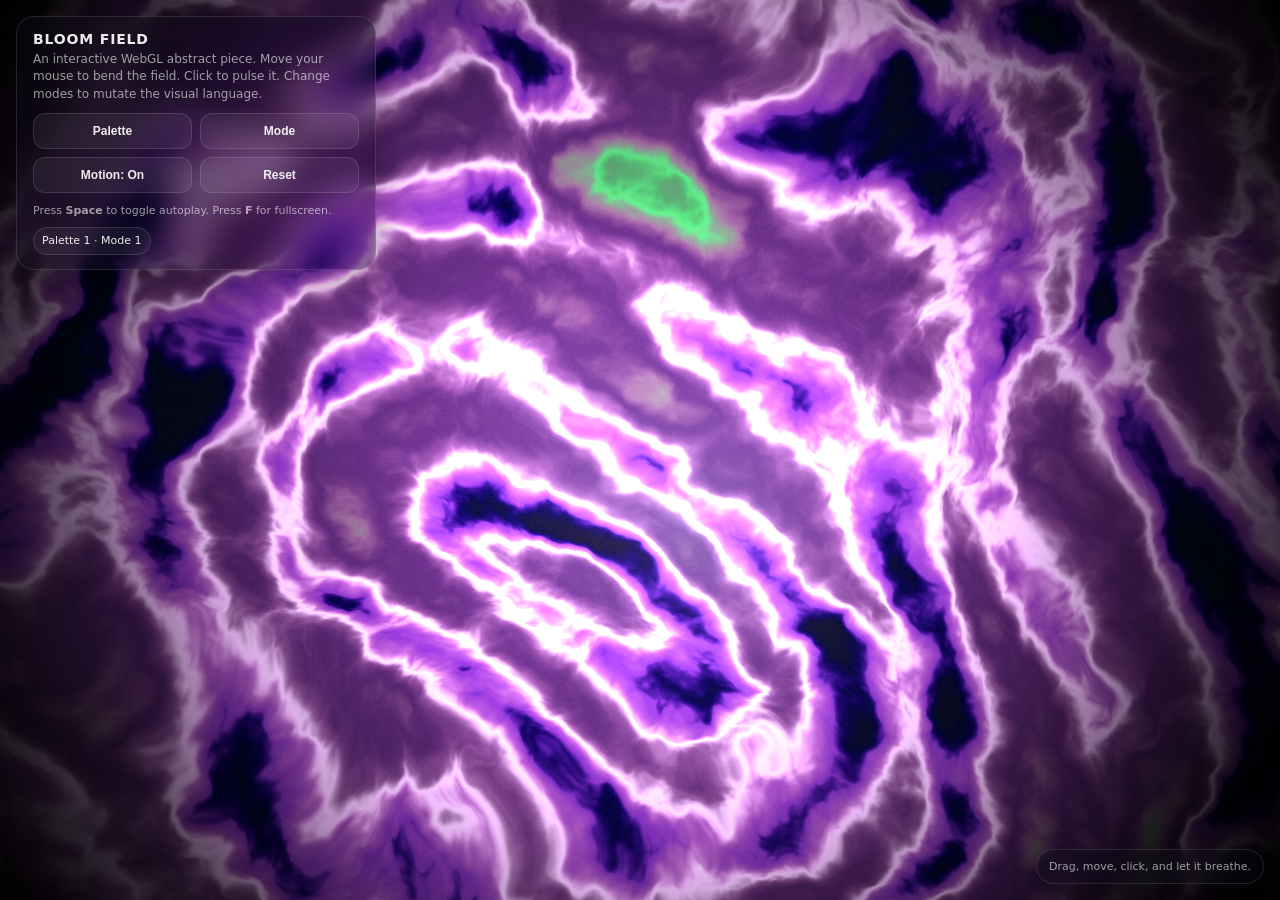
<file: experiments/cool-art-chatgpt.html>
<!DOCTYPE html>
<html lang="en">
<head>
  <meta charset="UTF-8" />
  <meta name="viewport" content="width=device-width, initial-scale=1.0" />
  <title>Abstract WebGL Bloom Field</title>
  <style>
    :root {
      color-scheme: dark;
      --fg: rgba(255,255,255,0.92);
      --muted: rgba(255,255,255,0.6);
      --panel: rgba(8,10,18,0.42);
      --border: rgba(255,255,255,0.12);
      --shadow: rgba(0,0,0,0.35);
    }

    * { box-sizing: border-box; }

    html, body {
      margin: 0;
      width: 100%;
      height: 100%;
      overflow: hidden;
      background: #02030a;
      font-family: Inter, ui-sans-serif, system-ui, -apple-system, BlinkMacSystemFont, "Segoe UI", sans-serif;
    }

    canvas {
      display: block;
      width: 100%;
      height: 100%;
      cursor: crosshair;
    }

    .hud {
      position: fixed;
      top: 16px;
      left: 16px;
      z-index: 10;
      width: min(360px, calc(100vw - 32px));
      padding: 14px 16px;
      border: 1px solid var(--border);
      border-radius: 18px;
      background: var(--panel);
      backdrop-filter: blur(16px) saturate(150%);
      -webkit-backdrop-filter: blur(16px) saturate(150%);
      box-shadow: 0 14px 40px var(--shadow);
      user-select: none;
    }

    .title {
      margin: 0 0 4px;
      font-size: 14px;
      font-weight: 700;
      letter-spacing: 0.06em;
      text-transform: uppercase;
      color: var(--fg);
    }

    .subtitle {
      margin: 0 0 10px;
      font-size: 12px;
      line-height: 1.45;
      color: var(--muted);
    }

    .controls {
      display: grid;
      grid-template-columns: repeat(2, minmax(0, 1fr));
      gap: 8px;
    }

    button {
      appearance: none;
      border: 1px solid var(--border);
      background: rgba(255,255,255,0.06);
      color: var(--fg);
      padding: 10px 12px;
      border-radius: 12px;
      font-size: 12px;
      font-weight: 600;
      cursor: pointer;
      transition: transform 140ms ease, background 140ms ease, border-color 140ms ease;
    }

    button:hover {
      transform: translateY(-1px);
      background: rgba(255,255,255,0.1);
      border-color: rgba(255,255,255,0.2);
    }

    button:active {
      transform: translateY(1px) scale(0.99);
    }

    .footer {
      margin-top: 10px;
      font-size: 11px;
      line-height: 1.45;
      color: var(--muted);
    }

    .badge {
      display: inline-block;
      margin-top: 8px;
      padding: 5px 8px;
      border-radius: 999px;
      border: 1px solid var(--border);
      background: rgba(255,255,255,0.05);
      font-size: 11px;
      color: var(--fg);
    }

    .hint {
      position: fixed;
      right: 16px;
      bottom: 16px;
      z-index: 10;
      padding: 10px 12px;
      border-radius: 999px;
      border: 1px solid var(--border);
      background: rgba(8,10,18,0.34);
      backdrop-filter: blur(12px);
      -webkit-backdrop-filter: blur(12px);
      color: var(--muted);
      font-size: 11px;
      box-shadow: 0 10px 24px var(--shadow);
      user-select: none;
    }

    @media (max-width: 640px) {
      .hud {
        top: 12px;
        left: 12px;
        width: min(320px, calc(100vw - 24px));
        padding: 12px 14px;
      }

      .controls {
        grid-template-columns: 1fr;
      }

      .hint {
        right: 12px;
        bottom: 12px;
        max-width: calc(100vw - 24px);
      }
    }
  </style>
</head>
<body>
  <div class="hud">
    <p class="title">Bloom Field</p>
    <p class="subtitle">
      An interactive WebGL abstract piece. Move your mouse to bend the field. Click to pulse it. Change modes to mutate the visual language.
    </p>
    <div class="controls">
      <button id="paletteBtn">Palette</button>
      <button id="modeBtn">Mode</button>
      <button id="motionBtn">Motion: On</button>
      <button id="resetBtn">Reset</button>
    </div>
    <div class="footer">
      Press <strong>Space</strong> to toggle autoplay. Press <strong>F</strong> for fullscreen.
      <div class="badge" id="status">Palette 1 · Mode 1</div>
    </div>
  </div>

  <div class="hint">Drag, move, click, and let it breathe.</div>
  <canvas id="gl"></canvas>

  <script>
    (() => {
      const canvas = document.getElementById('gl');
      const gl = canvas.getContext('webgl', {
        antialias: false,
        alpha: false,
        depth: false,
        stencil: false,
        preserveDrawingBuffer: false,
        premultipliedAlpha: false,
      });

      if (!gl) {
        document.body.innerHTML = '<div style="display:grid;place-items:center;width:100vw;height:100vh;background:#02030a;color:white;font-family:sans-serif;padding:24px;text-align:center">Your browser does not support WebGL for this piece.</div>';
        return;
      }

      const vertexSource = `
        attribute vec2 a_position;
        varying vec2 v_uv;
        void main() {
          v_uv = a_position * 0.5 + 0.5;
          gl_Position = vec4(a_position, 0.0, 1.0);
        }
      `;

      const fragmentSource = `
        precision highp float;

        varying vec2 v_uv;
        uniform vec2 u_resolution;
        uniform vec2 u_mouse;
        uniform vec2 u_drift;
        uniform float u_time;
        uniform float u_click;
        uniform float u_palette;
        uniform float u_mode;
        uniform float u_motion;

        #define PI 3.14159265359

        mat2 rot(float a) {
          float c = cos(a);
          float s = sin(a);
          return mat2(c, -s, s, c);
        }

        float hash21(vec2 p) {
          p = fract(p * vec2(123.34, 345.45));
          p += dot(p, p + 34.23);
          return fract(p.x * p.y);
        }

        float noise(vec2 p) {
          vec2 i = floor(p);
          vec2 f = fract(p);
          f = f * f * (3.0 - 2.0 * f);
          float a = hash21(i);
          float b = hash21(i + vec2(1.0, 0.0));
          float c = hash21(i + vec2(0.0, 1.0));
          float d = hash21(i + vec2(1.0, 1.0));
          return mix(mix(a, b, f.x), mix(c, d, f.x), f.y);
        }

        float fbm(vec2 p) {
          float v = 0.0;
          float a = 0.5;
          for (int i = 0; i < 6; i++) {
            v += a * noise(p);
            p = rot(0.45) * p * 2.03 + vec2(1.7, 3.1);
            a *= 0.52;
          }
          return v;
        }

        float ridged(vec2 p) {
          float v = 0.0;
          float a = 0.5;
          for (int i = 0; i < 5; i++) {
            float n = noise(p);
            v += abs(n * 2.0 - 1.0) * a;
            p = rot(0.7) * p * 2.18 + vec2(2.1, 0.7);
            a *= 0.56;
          }
          return v;
        }

        vec3 paletteA(float t) {
          vec3 a = vec3(0.5, 0.5, 0.55);
          vec3 b = vec3(0.5, 0.5, 0.45);
          vec3 c = vec3(1.0, 0.7, 0.8);
          vec3 d = vec3(0.05, 0.15, 0.25);
          return a + b * cos(6.28318 * (c * t + d));
        }

        vec3 paletteB(float t) {
          vec3 a = vec3(0.42, 0.42, 0.48);
          vec3 b = vec3(0.55, 0.45, 0.35);
          vec3 c = vec3(0.8, 0.9, 1.0);
          vec3 d = vec3(0.18, 0.05, 0.12);
          return a + b * cos(6.28318 * (c * t + d));
        }

        vec3 paletteC(float t) {
          vec3 a = vec3(0.45, 0.45, 0.45);
          vec3 b = vec3(0.45, 0.35, 0.55);
          vec3 c = vec3(1.0, 0.8, 0.65);
          vec3 d = vec3(0.32, 0.22, 0.08);
          return a + b * cos(6.28318 * (c * t + d));
        }

        vec3 getPalette(float t, float idx) {
          if (idx < 1.5) return paletteA(t);
          if (idx < 2.5) return paletteB(t);
          return paletteC(t);
        }

        float fieldModeA(vec2 p, vec2 m, float t) {
          vec2 q = p;
          q += 0.22 * vec2(fbm(p * 1.1 + t * 0.10), fbm(p * 1.2 - t * 0.12));
          q += 0.14 * sin(vec2(q.y, q.x) * 4.0 + t + m.x * 3.0);
          float rings = sin(length(q - m * 0.8) * 18.0 - t * 2.2 + u_click * 5.0);
          float flow = fbm(q * 1.8 + vec2(0.0, t * 0.15));
          return flow + rings * 0.25;
        }

        float fieldModeB(vec2 p, vec2 m, float t) {
          vec2 q = p * rot(t * 0.09);
          float a = atan(q.y - m.y * 0.6, q.x - m.x * 0.6);
          float r = length(q - m * 0.45);
          float spiral = sin(a * 8.0 + log(r + 0.08) * 9.0 - t * 2.8);
          float grain = ridged(q * 2.4 + spiral * 0.3 + t * 0.05);
          return grain + spiral * 0.35 - r * 0.15;
        }

        float fieldModeC(vec2 p, vec2 m, float t) {
          vec2 q = p;
          q *= 1.0 + 0.2 * sin(t * 0.3 + length(q) * 3.0);
          q += m * 0.35;
          vec2 cell = vec2(fbm(q * 2.8 + t * 0.12), fbm(q * 2.8 - t * 0.10));
          float net = sin((q.x + cell.x * 1.3) * 14.0) * sin((q.y + cell.y * 1.3) * 14.0);
          float bloom = smoothstep(0.15, -0.1, abs(net) - 0.18);
          float haze = fbm(q * 1.4 - cell * 2.0 + t * 0.05);
          return haze + bloom * 0.9;
        }

        void main() {
          vec2 uv = v_uv;
          vec2 p = (uv - 0.5) * 2.0;
          p.x *= u_resolution.x / u_resolution.y;

          vec2 mouse = (u_mouse - 0.5) * 2.0;
          mouse.x *= u_resolution.x / u_resolution.y;

          vec2 drift = (u_drift - 0.5) * 2.0;
          drift.x *= u_resolution.x / u_resolution.y;

          float t = u_time;
          float motion = u_motion;
          vec2 guide = mix(mouse, drift, motion);

          float vignette = smoothstep(1.8, 0.15, length(p));
          float warp = fbm(p * 1.0 + guide * 0.6 + t * 0.05);
          p += 0.17 * vec2(cos(warp * 6.0 + t), sin(warp * 6.0 - t));

          float f;
          if (u_mode < 1.5) {
            f = fieldModeA(p, guide, t);
          } else if (u_mode < 2.5) {
            f = fieldModeB(p, guide, t);
          } else {
            f = fieldModeC(p, guide, t);
          }

          float n1 = fbm(p * 3.2 - t * 0.06);
          float n2 = ridged(p * 2.1 + t * 0.04 + guide * 0.7);
          float energy = f * 0.65 + n1 * 0.55 + n2 * 0.4;

          float shimmer = 0.5 + 0.5 * sin(12.0 * energy + t * 1.3 + u_click * 6.0);
          float glow = pow(max(0.0, 1.0 - abs(energy - 0.55) * 1.8), 3.0);
          float filaments = pow(max(0.0, shimmer), 10.0) * (0.35 + glow);
          float halo = exp(-3.4 * length(p - guide * 0.18)) * (0.35 + u_click * 0.6);

          float paletteT = energy * 0.75 + shimmer * 0.25 + glow * 0.2;
          vec3 col = getPalette(paletteT, u_palette);
          col *= 0.75 + glow * 0.9;
          col += getPalette(paletteT + 0.23, u_palette) * filaments * 1.2;
          col += getPalette(paletteT + 0.45, u_palette) * halo * 0.7;

          float grain = (hash21(gl_FragCoord.xy + t) - 0.5) * 0.035;
          col += grain;

          col *= vignette;
          col = pow(col, vec3(0.92));
          col = clamp(col, 0.0, 1.0);

          gl_FragColor = vec4(col, 1.0);
        }
      `;

      function createShader(type, source) {
        const shader = gl.createShader(type);
        gl.shaderSource(shader, source);
        gl.compileShader(shader);
        if (!gl.getShaderParameter(shader, gl.COMPILE_STATUS)) {
          const info = gl.getShaderInfoLog(shader);
          gl.deleteShader(shader);
          throw new Error(info || 'Shader compilation failed');
        }
        return shader;
      }

      function createProgram(vsSource, fsSource) {
        const program = gl.createProgram();
        const vs = createShader(gl.VERTEX_SHADER, vsSource);
        const fs = createShader(gl.FRAGMENT_SHADER, fsSource);
        gl.attachShader(program, vs);
        gl.attachShader(program, fs);
        gl.linkProgram(program);
        if (!gl.getProgramParameter(program, gl.LINK_STATUS)) {
          const info = gl.getProgramInfoLog(program);
          gl.deleteProgram(program);
          throw new Error(info || 'Program link failed');
        }
        gl.deleteShader(vs);
        gl.deleteShader(fs);
        return program;
      }

      let program;
      try {
        program = createProgram(vertexSource, fragmentSource);
      } catch (err) {
        document.body.innerHTML = `<div style="display:grid;place-items:center;width:100vw;height:100vh;background:#02030a;color:white;font-family:sans-serif;padding:24px;text-align:center;white-space:pre-wrap">${err.message}</div>`;
        return;
      }

      const positionBuffer = gl.createBuffer();
      gl.bindBuffer(gl.ARRAY_BUFFER, positionBuffer);
      gl.bufferData(
        gl.ARRAY_BUFFER,
        new Float32Array([
          -1, -1,
           1, -1,
          -1,  1,
          -1,  1,
           1, -1,
           1,  1,
        ]),
        gl.STATIC_DRAW
      );

      const aPosition = gl.getAttribLocation(program, 'a_position');
      const uResolution = gl.getUniformLocation(program, 'u_resolution');
      const uMouse = gl.getUniformLocation(program, 'u_mouse');
      const uDrift = gl.getUniformLocation(program, 'u_drift');
      const uTime = gl.getUniformLocation(program, 'u_time');
      const uClick = gl.getUniformLocation(program, 'u_click');
      const uPalette = gl.getUniformLocation(program, 'u_palette');
      const uMode = gl.getUniformLocation(program, 'u_mode');
      const uMotion = gl.getUniformLocation(program, 'u_motion');

      const state = {
        mouseX: 0.5,
        mouseY: 0.5,
        targetX: 0.5,
        targetY: 0.5,
        driftX: 0.5,
        driftY: 0.5,
        clickPulse: 0,
        palette: 1,
        mode: 1,
        autoMotion: 1,
        start: performance.now(),
      };

      const status = document.getElementById('status');
      const paletteBtn = document.getElementById('paletteBtn');
      const modeBtn = document.getElementById('modeBtn');
      const motionBtn = document.getElementById('motionBtn');
      const resetBtn = document.getElementById('resetBtn');

      function updateStatus() {
        status.textContent = `Palette ${state.palette} · Mode ${state.mode}`;
        motionBtn.textContent = `Motion: ${state.autoMotion ? 'On' : 'Off'}`;
      }

      function resize() {
        const dpr = Math.min(window.devicePixelRatio || 1, 2);
        const width = Math.floor(window.innerWidth * dpr);
        const height = Math.floor(window.innerHeight * dpr);
        if (canvas.width !== width || canvas.height !== height) {
          canvas.width = width;
          canvas.height = height;
          gl.viewport(0, 0, width, height);
        }
      }

      function pointerToUV(clientX, clientY) {
        const rect = canvas.getBoundingClientRect();
        return {
          x: (clientX - rect.left) / rect.width,
          y: 1 - (clientY - rect.top) / rect.height,
        };
      }

      function setPointer(clientX, clientY) {
        const p = pointerToUV(clientX, clientY);
        state.targetX = Math.max(0, Math.min(1, p.x));
        state.targetY = Math.max(0, Math.min(1, p.y));
      }

      window.addEventListener('resize', resize);
      resize();

      window.addEventListener('mousemove', (event) => {
        setPointer(event.clientX, event.clientY);
      });

      window.addEventListener('touchmove', (event) => {
        const t = event.touches[0];
        if (t) setPointer(t.clientX, t.clientY);
      }, { passive: true });

      function pulse() {
        state.clickPulse = 1.0;
      }

      window.addEventListener('mousedown', pulse);
      window.addEventListener('touchstart', pulse, { passive: true });

      paletteBtn.addEventListener('click', () => {
        state.palette = state.palette % 3 + 1;
        updateStatus();
      });

      modeBtn.addEventListener('click', () => {
        state.mode = state.mode % 3 + 1;
        updateStatus();
      });

      motionBtn.addEventListener('click', () => {
        state.autoMotion = state.autoMotion ? 0 : 1;
        updateStatus();
      });

      resetBtn.addEventListener('click', () => {
        state.palette = 1;
        state.mode = 1;
        state.autoMotion = 1;
        state.targetX = 0.5;
        state.targetY = 0.5;
        state.mouseX = 0.5;
        state.mouseY = 0.5;
        state.clickPulse = 1.0;
        updateStatus();
      });

      window.addEventListener('keydown', async (event) => {
        if (event.code === 'Space') {
          event.preventDefault();
          state.autoMotion = state.autoMotion ? 0 : 1;
          updateStatus();
        } else if (event.key === 'f' || event.key === 'F') {
          if (!document.fullscreenElement) {
            await document.documentElement.requestFullscreen?.();
          } else {
            await document.exitFullscreen?.();
          }
        } else if (event.key === 'p' || event.key === 'P') {
          state.palette = state.palette % 3 + 1;
          updateStatus();
        } else if (event.key === 'm' || event.key === 'M') {
          state.mode = state.mode % 3 + 1;
          updateStatus();
        }
      });

      updateStatus();

      function render(now) {
        resize();

        const t = (now - state.start) * 0.001;

        if (state.autoMotion) {
          state.driftX = 0.5 + 0.27 * Math.cos(t * 0.31) + 0.08 * Math.sin(t * 0.93);
          state.driftY = 0.5 + 0.27 * Math.sin(t * 0.23) + 0.09 * Math.cos(t * 0.71);
          state.driftX = Math.max(0, Math.min(1, state.driftX));
          state.driftY = Math.max(0, Math.min(1, state.driftY));
        } else {
          state.driftX = state.mouseX;
          state.driftY = state.mouseY;
        }

        state.mouseX += (state.targetX - state.mouseX) * 0.08;
        state.mouseY += (state.targetY - state.mouseY) * 0.08;
        state.clickPulse *= 0.965;

        gl.useProgram(program);
        gl.bindBuffer(gl.ARRAY_BUFFER, positionBuffer);
        gl.enableVertexAttribArray(aPosition);
        gl.vertexAttribPointer(aPosition, 2, gl.FLOAT, false, 0, 0);

        gl.uniform2f(uResolution, canvas.width, canvas.height);
        gl.uniform2f(uMouse, state.mouseX, state.mouseY);
        gl.uniform2f(uDrift, state.driftX, state.driftY);
        gl.uniform1f(uTime, t);
        gl.uniform1f(uClick, state.clickPulse);
        gl.uniform1f(uPalette, state.palette);
        gl.uniform1f(uMode, state.mode);
        gl.uniform1f(uMotion, state.autoMotion);

        gl.drawArrays(gl.TRIANGLES, 0, 6);
        requestAnimationFrame(render);
      }

      requestAnimationFrame(render);
    })();
  </script>
</body>
</html>
</file>
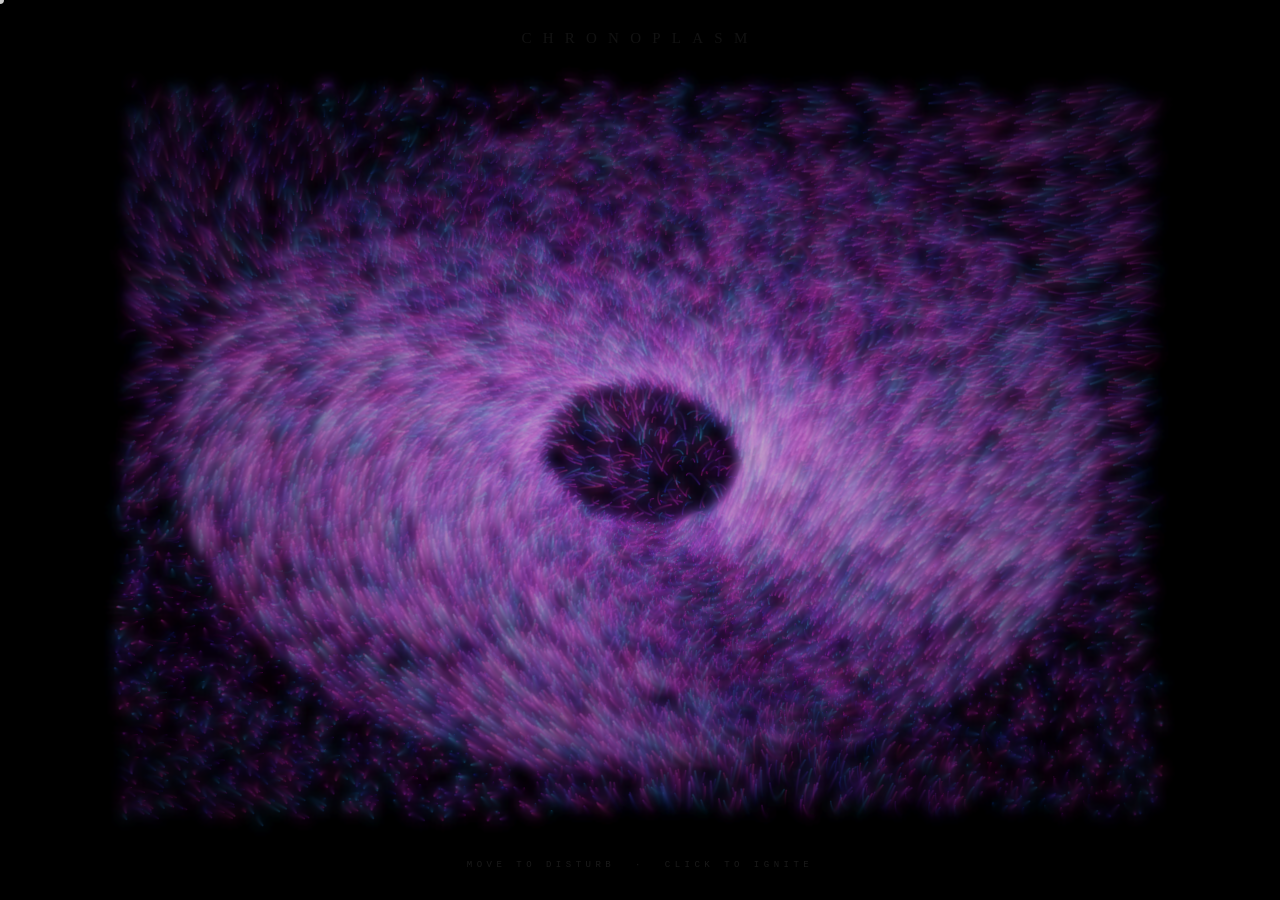
<file: experiments/cool-art-claude.html>
<!DOCTYPE html>
<html lang="en">
<head>
<meta charset="UTF-8">
<meta name="viewport" content="width=device-width, initial-scale=1.0">
<title>Chronoplasm</title>
<style>
  * { margin: 0; padding: 0; box-sizing: border-box; }
  html, body { width: 100%; height: 100%; overflow: hidden; background: #000; cursor: none; }
  canvas { display: block; position: fixed; top: 0; left: 0; width: 100%; height: 100%; }
  #hud {
    position: fixed; inset: 0; pointer-events: none; z-index: 10;
    display: flex; flex-direction: column; align-items: center;
    justify-content: space-between; padding: 30px 24px;
  }
  #name {
    font-family: 'Palatino Linotype', 'Book Antiqua', Palatino, Georgia, serif;
    font-size: clamp(9px, 1.3vw, 15px); font-weight: 300;
    letter-spacing: 0.75em; color: rgba(255,255,255,0.07);
    text-transform: uppercase; user-select: none;
  }
  #hint {
    font-family: 'Courier New', Courier, monospace;
    font-size: clamp(7px, 0.8vw, 9px); letter-spacing: 0.5em;
    color: rgba(255,255,255,0.1); text-transform: uppercase; user-select: none;
  }
  #dot {
    position: fixed; width: 8px; height: 8px; border-radius: 50%;
    background: rgba(255,255,255,0.8); transform: translate(-50%,-50%);
    pointer-events: none; z-index: 100; mix-blend-mode: screen;
    top: 0; left: 0; transition: width .15s, height .15s, background .15s;
    will-change: transform;
  }
  #dot.burst { width: 18px; height: 18px; background: rgba(255,200,80,0.95); }
</style>
</head>
<body>
<canvas id="c"></canvas>
<div id="hud">
  <div id="name">Chronoplasm</div>
  <div id="hint">Move to disturb &nbsp;·&nbsp; Click to ignite</div>
</div>
<div id="dot"></div>

<script>
(function () {
'use strict';

// ── Bootstrap ────────────────────────────────────────────────────────────────
const canvas = document.getElementById('c');
const dot    = document.getElementById('dot');
let W = canvas.width  = window.innerWidth;
let H = canvas.height = window.innerHeight;

const gl = canvas.getContext('webgl2', {
  antialias: false, alpha: false, powerPreference: 'high-performance'
});
if (!gl) {
  document.body.innerHTML = '<div style="display:flex;align-items:center;justify-content:center;height:100vh;background:#000;color:#444;font:11px/1 courier;letter-spacing:3px">WEBGL2 NOT SUPPORTED</div>';
  return;
}

// ── Shader Sources ────────────────────────────────────────────────────────────

const VS_PART = `#version 300 es
in vec2  a_pos;
in float a_spd;
in float a_hue;
uniform vec2 u_res;
out float v_spd;
out float v_hue;
void main() {
  vec2 clip = (a_pos / u_res) * 2.0 - 1.0;
  clip.y = -clip.y;
  gl_Position = vec4(clip, 0.0, 1.0);
  gl_PointSize = clamp(1.8 + a_spd * 6.0, 1.0, 11.0);
  v_spd = a_spd;
  v_hue = a_hue;
}`;

const FS_PART = `#version 300 es
precision highp float;
in float v_spd;
in float v_hue;
out vec4 o;

vec3 hsv2rgb(float h, float s, float v) {
  h = fract(h);
  vec4 K = vec4(1.0, 2.0/3.0, 1.0/3.0, 3.0);
  vec3 p = abs(fract(vec3(h) + K.xyz) * 6.0 - K.www);
  return v * mix(K.xxx, clamp(p - K.xxx, 0.0, 1.0), s);
}

void main() {
  vec2 uv = gl_PointCoord - 0.5;
  float d = length(uv) * 2.0;
  if (d > 1.0) discard;

  // Soft glowing disc
  float alpha = pow(1.0 - d, 1.5) * (0.35 + v_spd * 0.75);

  // Cool at rest → hot white at speed
  float h  = v_hue;
  float s  = 1.0 - v_spd * 0.45;
  float bv = 0.38 + v_spd * 0.62;
  vec3 col = hsv2rgb(h, s, bv);

  o = vec4(col, clamp(alpha, 0.0, 1.0));
}`;

const VS_QUAD = `#version 300 es
in vec2 a_pos;
out vec2 v_uv;
void main() {
  v_uv = a_pos * 0.5 + 0.5;
  gl_Position = vec4(a_pos, 0.0, 1.0);
}`;

// Ping-pong trail: dim + gentle inward spiral
const FS_TRAIL = `#version 300 es
precision highp float;
in vec2 v_uv;
uniform sampler2D u_tex;
uniform float u_rot;
out vec4 o;
void main() {
  vec2 c = vec2(0.5);
  vec2 d = v_uv - c;
  float ang = u_rot;
  float ca = cos(ang), sa = sin(ang);
  vec2 r = vec2(d.x*ca - d.y*sa, d.x*sa + d.y*ca);
  vec2 uv2 = c + r * 0.9991;
  vec4 col = texture(u_tex, uv2);
  col.rgb *= 0.930;
  o = col;
}`;

// Separable Gaussian bloom blur
const FS_BLUR = `#version 300 es
precision highp float;
in vec2 v_uv;
uniform sampler2D u_tex;
uniform vec2 u_dir;
out vec4 o;
void main() {
  vec2 t = u_dir;
  vec4 s = vec4(0.0);
  s += texture(u_tex, v_uv - t*4.0) * 0.028;
  s += texture(u_tex, v_uv - t*3.0) * 0.066;
  s += texture(u_tex, v_uv - t*2.0) * 0.124;
  s += texture(u_tex, v_uv - t*1.0) * 0.180;
  s += texture(u_tex, v_uv        ) * 0.204;
  s += texture(u_tex, v_uv + t*1.0) * 0.180;
  s += texture(u_tex, v_uv + t*2.0) * 0.124;
  s += texture(u_tex, v_uv + t*3.0) * 0.066;
  s += texture(u_tex, v_uv + t*4.0) * 0.028;
  o = s;
}`;

// Final composite: trail + bloom + tone-map + vignette
const FS_COMP = `#version 300 es
precision highp float;
in vec2 v_uv;
uniform sampler2D u_trail;
uniform sampler2D u_bloom;
out vec4 o;
void main() {
  vec3 trail = texture(u_trail, v_uv).rgb;
  vec3 bloom = texture(u_bloom, v_uv).rgb;

  vec3 col = trail + bloom * 2.4;

  // Reinhard
  col = col / (col + 1.0);
  col = pow(col, vec3(0.86));

  // Faint nebula core glow
  float r = length(v_uv - 0.5);
  col += vec3(0.006, 0.003, 0.016) * max(0.0, 1.0 - r * 3.2);

  // Vignette
  col *= 1.0 - r * r * 1.6;

  o = vec4(clamp(col, 0.0, 1.0), 1.0);
}`;

// ── GL Helpers ────────────────────────────────────────────────────────────────

function shader(type, src) {
  const s = gl.createShader(type);
  gl.shaderSource(s, src);
  gl.compileShader(s);
  if (!gl.getShaderParameter(s, gl.COMPILE_STATUS))
    console.error(gl.getShaderInfoLog(s), src.slice(0, 200));
  return s;
}

function prog(vs, fs) {
  const p = gl.createProgram();
  gl.attachShader(p, shader(gl.VERTEX_SHADER, vs));
  gl.attachShader(p, shader(gl.FRAGMENT_SHADER, fs));
  gl.linkProgram(p);
  if (!gl.getProgramParameter(p, gl.LINK_STATUS))
    console.error(gl.getProgramInfoLog(p));
  return p;
}

function fbo(w, h) {
  const tex = gl.createTexture();
  gl.bindTexture(gl.TEXTURE_2D, tex);
  gl.texImage2D(gl.TEXTURE_2D, 0, gl.RGBA8, w, h, 0, gl.RGBA, gl.UNSIGNED_BYTE, null);
  gl.texParameteri(gl.TEXTURE_2D, gl.TEXTURE_MIN_FILTER, gl.LINEAR);
  gl.texParameteri(gl.TEXTURE_2D, gl.TEXTURE_MAG_FILTER, gl.LINEAR);
  gl.texParameteri(gl.TEXTURE_2D, gl.TEXTURE_WRAP_S, gl.CLAMP_TO_EDGE);
  gl.texParameteri(gl.TEXTURE_2D, gl.TEXTURE_WRAP_T, gl.CLAMP_TO_EDGE);
  const fb = gl.createFramebuffer();
  gl.bindFramebuffer(gl.FRAMEBUFFER, fb);
  gl.framebufferTexture2D(gl.FRAMEBUFFER, gl.COLOR_ATTACHMENT0, gl.TEXTURE_2D, tex, 0);
  gl.bindFramebuffer(gl.FRAMEBUFFER, null);
  gl.bindTexture(gl.TEXTURE_2D, null);
  return { fb, tex, w, h };
}

function quadVAO(p) {
  const buf = gl.createBuffer();
  gl.bindBuffer(gl.ARRAY_BUFFER, buf);
  gl.bufferData(gl.ARRAY_BUFFER, new Float32Array([-1,-1, 1,-1, -1,1, 1,1]), gl.STATIC_DRAW);
  const vao = gl.createVertexArray();
  gl.bindVertexArray(vao);
  const loc = gl.getAttribLocation(p, 'a_pos');
  gl.enableVertexAttribArray(loc);
  gl.vertexAttribPointer(loc, 2, gl.FLOAT, false, 0, 0);
  gl.bindVertexArray(null);
  return vao;
}

function ul(p, n) { return gl.getUniformLocation(p, n); }

// ── Compile Programs ──────────────────────────────────────────────────────────

const pPart  = prog(VS_PART, FS_PART);
const pTrail = prog(VS_QUAD, FS_TRAIL);
const pBlur  = prog(VS_QUAD, FS_BLUR);
const pComp  = prog(VS_QUAD, FS_COMP);

const vaoTrail = quadVAO(pTrail);
const vaoBlur  = quadVAO(pBlur);
const vaoComp  = quadVAO(pComp);

// ── Particles ─────────────────────────────────────────────────────────────────

const N    = 24000;
const px   = new Float32Array(N);
const py   = new Float32Array(N);
const pvx  = new Float32Array(N);
const pvy  = new Float32Array(N);
const phue = new Float32Array(N);
const vbo  = new Float32Array(N * 4); // [x, y, spd, hue]

function initP(i) {
  const rnd = Math.random();
  const θ = Math.random() * Math.PI * 2;
  if (rnd < 0.55) {
    // Orbital ring
    const r  = 0.08 + Math.random() * 0.28;
    px[i]    = W * (0.5 + Math.cos(θ) * r);
    py[i]    = H * (0.5 + Math.sin(θ) * r);
    const sp = 0.7 + Math.random() * 1.3;
    pvx[i]   = -Math.sin(θ) * sp;
    pvy[i]   =  Math.cos(θ) * sp;
  } else {
    // Scattered cloud
    px[i]  = (0.1 + Math.random() * 0.8) * W;
    py[i]  = (0.1 + Math.random() * 0.8) * H;
    pvx[i] = (Math.random() - 0.5) * 1.8;
    pvy[i] = (Math.random() - 0.5) * 1.8;
  }
  // Start with cool blues/purples cycling toward warm
  phue[i] = 0.55 + Math.random() * 0.35;
}
for (let i = 0; i < N; i++) initP(i);

// Particle VAO
const partBuf = gl.createBuffer();
const partVAO = gl.createVertexArray();
gl.bindVertexArray(partVAO);
gl.bindBuffer(gl.ARRAY_BUFFER, partBuf);
const lp = gl.getAttribLocation(pPart, 'a_pos');
const ls = gl.getAttribLocation(pPart, 'a_spd');
const lh = gl.getAttribLocation(pPart, 'a_hue');
gl.enableVertexAttribArray(lp); gl.vertexAttribPointer(lp, 2, gl.FLOAT, false, 16,  0);
gl.enableVertexAttribArray(ls); gl.vertexAttribPointer(ls, 1, gl.FLOAT, false, 16,  8);
gl.enableVertexAttribArray(lh); gl.vertexAttribPointer(lh, 1, gl.FLOAT, false, 16, 12);
gl.bindVertexArray(null);

// ── Framebuffers ──────────────────────────────────────────────────────────────

let tA, tB, bA, bB, tSrc, tDst;

function makeFBOs() {
  [tA, tB, bA, bB].forEach(f => {
    if (f) { gl.deleteFramebuffer(f.fb); gl.deleteTexture(f.tex); }
  });
  tA = fbo(W, H); tB = fbo(W, H);
  bA = fbo(W >> 1, H >> 1);
  bB = fbo(W >> 1, H >> 1);
  tSrc = tA; tDst = tB;
  [tA, tB].forEach(f => {
    gl.bindFramebuffer(gl.FRAMEBUFFER, f.fb);
    gl.clearColor(0, 0, 0, 1); gl.clear(gl.COLOR_BUFFER_BIT);
  });
  gl.bindFramebuffer(gl.FRAMEBUFFER, null);
}
makeFBOs();

window.addEventListener('resize', () => {
  W = canvas.width = window.innerWidth;
  H = canvas.height = window.innerHeight;
  makeFBOs();
  // Nudge stray particles back on screen
  for (let i = 0; i < N; i++) {
    if (px[i] < 0 || px[i] > W) px[i] = Math.random() * W;
    if (py[i] < 0 || py[i] > H) py[i] = Math.random() * H;
  }
});

// ── Input ─────────────────────────────────────────────────────────────────────

let mx = -99999, my = -99999;
const bursts = [];

window.addEventListener('mousemove', e => {
  mx = e.clientX; my = e.clientY;
  dot.style.left = mx + 'px'; dot.style.top = my + 'px';
});

window.addEventListener('mousedown', e => {
  dot.classList.add('burst');
  bursts.push({ x: e.clientX, y: e.clientY, age: 0 });
});
window.addEventListener('mouseup', () => dot.classList.remove('burst'));

window.addEventListener('touchmove', e => {
  e.preventDefault();
  const t = e.touches[0]; mx = t.clientX; my = t.clientY;
  dot.style.left = mx + 'px'; dot.style.top = my + 'px';
}, { passive: false });

window.addEventListener('touchstart', e => {
  const t = e.touches[0];
  mx = t.clientX; my = t.clientY;
  bursts.push({ x: mx, y: my, age: 0 });
});

// ── Flow Field ────────────────────────────────────────────────────────────────

function flowAngle(x, y, t) {
  const s = 0.0028;
  return (
    Math.sin(x * s        + t * 0.20) * Math.cos(y * s        + t * 0.07) * 3.5 +
    Math.sin(x * s * 0.55 - y * s * 0.72 + t * 0.13) * 2.2 +
    Math.cos(x * s * 1.7  + y * s * 1.2  - t * 0.25) * 1.1
  );
}

// ── Simulation ────────────────────────────────────────────────────────────────

let time = 0;

function update(dt) {
  time += dt;

  const cx = W * 0.5, cy = H * 0.5;

  for (let i = 0; i < N; i++) {
    const x = px[i], y = py[i];

    // Curl-like flow field
    const ang = flowAngle(x, y, time);
    pvx[i] += Math.cos(ang) * 0.055;
    pvy[i] += Math.sin(ang) * 0.055;

    // Weak central gravity
    const gx = cx - x, gy = cy - y;
    const gd = Math.sqrt(gx*gx + gy*gy) + 1.0;
    pvx[i] += gx / gd * 0.022;
    pvy[i] += gy / gd * 0.022;

    // Mouse attraction (gentle pull)
    if (mx > -9000) {
      const dx = mx - x, dy = my - y;
      const d  = Math.sqrt(dx*dx + dy*dy) + 1.0;
      if (d < 400) {
        const inf = Math.pow(1.0 - d / 400, 2) * 0.6;
        pvx[i] += dx / d * inf;
        pvy[i] += dy / d * inf;
      }
    }

    // Click bursts – radial explosion
    for (let j = 0; j < bursts.length; j++) {
      const b = bursts[j];
      const bx = x - b.x, by = y - b.y;
      const bd = Math.sqrt(bx*bx + by*by) + 1.0;
      if (bd < 650) {
        const decay = Math.max(0, 1 - b.age / 0.65);
        const inf   = Math.pow(Math.max(0, 1 - bd / 650), 1.4) * decay * 26.0;
        pvx[i] += bx / bd * inf;
        pvy[i] += by / bd * inf;
      }
    }

    // Velocity damping
    pvx[i] *= 0.963;
    pvy[i] *= 0.963;

    // Integrate
    px[i] += pvx[i];
    py[i] += pvy[i];

    // Wraparound
    if (px[i] < -80)     px[i] += W + 160;
    else if (px[i] > W + 80) px[i] -= W + 160;
    if (py[i] < -80)     py[i] += H + 160;
    else if (py[i] > H + 80) py[i] -= H + 160;

    // Speed → color
    const sp = Math.sqrt(pvx[i]*pvx[i] + pvy[i]*pvy[i]);
    phue[i] = (phue[i] + 0.00085 + sp * 0.00042) % 1.0;

    const b4 = i * 4;
    vbo[b4    ] = px[i];
    vbo[b4 + 1] = py[i];
    vbo[b4 + 2] = Math.min(sp / 3.8, 1.0);
    vbo[b4 + 3] = phue[i];
  }

  // Age bursts
  for (let j = bursts.length - 1; j >= 0; j--) {
    bursts[j].age += dt;
    if (bursts[j].age > 1.2) bursts.splice(j, 1);
  }
}

// ── Render ────────────────────────────────────────────────────────────────────

// Slowly-varying rotation for trail spiral
let rotAcc = 0;

function render() {
  rotAcc += 0.000022; // accumulate tiny rotation per frame

  // ① Trail feedback: tSrc → tDst  (dim + rotate + contract)
  gl.bindFramebuffer(gl.FRAMEBUFFER, tDst.fb);
  gl.viewport(0, 0, W, H);
  gl.useProgram(pTrail);
  gl.activeTexture(gl.TEXTURE0);
  gl.bindTexture(gl.TEXTURE_2D, tSrc.tex);
  gl.uniform1i(ul(pTrail, 'u_tex'), 0);
  gl.uniform1f(ul(pTrail, 'u_rot'), rotAcc);
  gl.disable(gl.BLEND);
  gl.bindVertexArray(vaoTrail);
  gl.drawArrays(gl.TRIANGLE_STRIP, 0, 4);
  gl.bindVertexArray(null);

  // ② Particles → tDst  (additive blend on top of trail)
  gl.bindBuffer(gl.ARRAY_BUFFER, partBuf);
  gl.bufferData(gl.ARRAY_BUFFER, vbo, gl.DYNAMIC_DRAW);

  gl.useProgram(pPart);
  gl.uniform2f(ul(pPart, 'u_res'), W, H);
  gl.enable(gl.BLEND);
  gl.blendEquation(gl.FUNC_ADD);
  gl.blendFunc(gl.SRC_ALPHA, gl.ONE); // additive → glow

  gl.bindVertexArray(partVAO);
  gl.drawArrays(gl.POINTS, 0, N);
  gl.bindVertexArray(null);
  gl.disable(gl.BLEND);

  // Swap ping-pong
  const tmp = tSrc; tSrc = tDst; tDst = tmp;

  // ③ Bloom – horizontal blur: tSrc → bA
  gl.bindFramebuffer(gl.FRAMEBUFFER, bA.fb);
  gl.viewport(0, 0, bA.w, bA.h);
  gl.useProgram(pBlur);
  gl.activeTexture(gl.TEXTURE0);
  gl.bindTexture(gl.TEXTURE_2D, tSrc.tex);
  gl.uniform1i(ul(pBlur, 'u_tex'), 0);
  gl.uniform2f(ul(pBlur, 'u_dir'), 3.0 / W, 0.0);
  gl.bindVertexArray(vaoBlur);
  gl.drawArrays(gl.TRIANGLE_STRIP, 0, 4);

  // Bloom – vertical blur: bA → bB
  gl.bindFramebuffer(gl.FRAMEBUFFER, bB.fb);
  gl.bindTexture(gl.TEXTURE_2D, bA.tex);
  gl.uniform2f(ul(pBlur, 'u_dir'), 0.0, 3.0 / H);
  gl.drawArrays(gl.TRIANGLE_STRIP, 0, 4);
  gl.bindVertexArray(null);

  // ④ Composite to screen
  gl.bindFramebuffer(gl.FRAMEBUFFER, null);
  gl.viewport(0, 0, W, H);
  gl.useProgram(pComp);
  gl.activeTexture(gl.TEXTURE0);
  gl.bindTexture(gl.TEXTURE_2D, tSrc.tex);
  gl.uniform1i(ul(pComp, 'u_trail'), 0);
  gl.activeTexture(gl.TEXTURE1);
  gl.bindTexture(gl.TEXTURE_2D, bB.tex);
  gl.uniform1i(ul(pComp, 'u_bloom'), 1);
  gl.bindVertexArray(vaoComp);
  gl.drawArrays(gl.TRIANGLE_STRIP, 0, 4);
  gl.bindVertexArray(null);
}

// ── Loop ──────────────────────────────────────────────────────────────────────

let last = 0;
function frame(ts) {
  const dt = Math.min((ts - last) / 1000, 0.05);
  last = ts;
  update(dt);
  render();
  requestAnimationFrame(frame);
}
requestAnimationFrame(ts => { last = ts; requestAnimationFrame(frame); });

})();
</script>
</body>
</html>
</file>
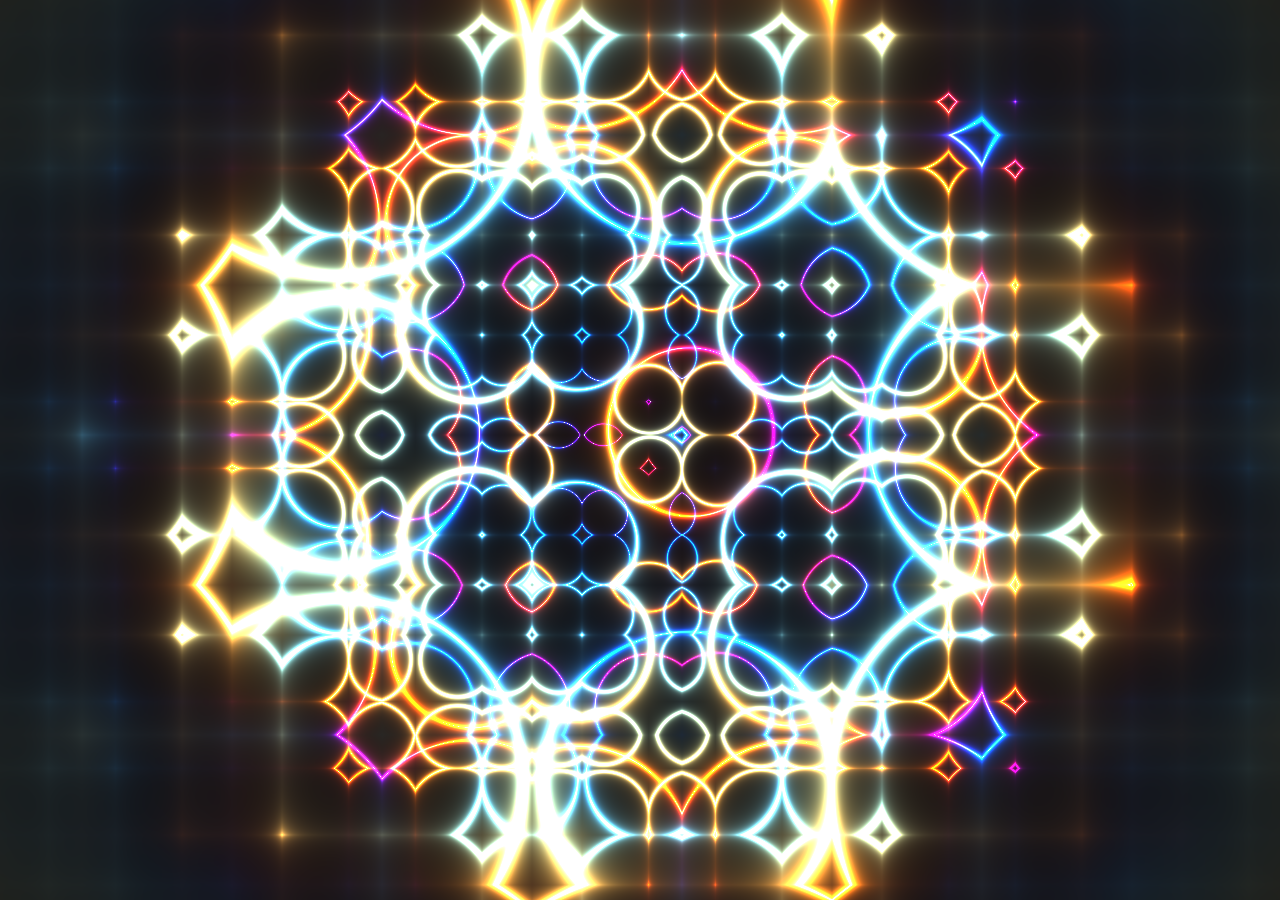
<file: experiments/cool-art-gemini.html>
<!DOCTYPE html>
<html lang="en">
<head>
    <meta charset="UTF-8">
    <meta name="viewport" content="width=device-width, initial-scale=1.0">
    <title>WebGL Interactive Abstract Art</title>
    <style>
        body, html {
            margin: 0;
            padding: 0;
            width: 100%;
            height: 100%;
            overflow: hidden;
            background-color: #000;
        }
        canvas {
            display: block;
            width: 100vw;
            height: 100vh;
        }
    </style>
</head>
<body>
    <canvas id="glcanvas"></canvas>

    <script>
        const canvas = document.getElementById('glcanvas');
        const gl = canvas.getContext('webgl');

        if (!gl) {
            alert('Unable to initialize WebGL. Your browser or machine may not support it.');
        }

        // Vertex Shader: Simply passes the coordinates to cover the entire screen
        const vsSource = `
            attribute vec4 aVertexPosition;
            void main() {
                gl_Position = aVertexPosition;
            }
        `;

        // Fragment Shader: The core of the abstract art
        const fsSource = `
            precision highp float;
            
            uniform vec2 u_resolution;
            uniform float u_time;
            uniform vec2 u_mouse;

            // Cosine based palette for vibrant colors
            vec3 palette( in float t, in vec3 a, in vec3 b, in vec3 c, in vec3 d ) {
                return a + b*cos( 6.28318*(c*t+d) );
            }

            void main() {
                // Normalize pixel coordinates (from -1 to 1)
                vec2 uv = (gl_FragCoord.xy * 2.0 - u_resolution.xy) / min(u_resolution.x, u_resolution.y);
                vec2 uv0 = uv;
                vec3 finalColor = vec3(0.0);

                // Mouse interaction offset
                vec2 mouseOffset = (u_mouse.xy * 2.0 - u_resolution.xy) / min(u_resolution.x, u_resolution.y);
                // Inverse Y to match screen coordinates
                mouseOffset.y = -mouseOffset.y; 
                
                // Add a subtle drag based on mouse position
                uv += mouseOffset * 0.3;

                // Fractal repetition loop
                for (float i = 0.0; i < 4.0; i++) {
                    uv = fract(uv * 1.5) - 0.5;

                    // Distance field
                    float d = length(uv) * exp(-length(uv0));

                    // Dynamic color palette cycling with time
                    vec3 col = palette(length(uv0) + i*.4 + u_time*.4, 
                                       vec3(0.5, 0.5, 0.5), 
                                       vec3(0.5, 0.5, 0.5), 
                                       vec3(1.0, 1.0, 1.0), 
                                       vec3(0.263, 0.416, 0.557));

                    // Create the glowing rings
                    d = sin(d*8.0 + u_time)/8.0;
                    d = abs(d);
                    
                    // High-contrast glow effect
                    d = pow(0.01 / d, 1.2);

                    finalColor += col * d;
                }

                gl_FragColor = vec4(finalColor, 1.0);
            }
        `;

        // Boilerplate WebGL setup functions
        function loadShader(gl, type, source) {
            const shader = gl.createShader(type);
            gl.shaderSource(shader, source);
            gl.compileShader(shader);
            if (!gl.getShaderParameter(shader, gl.COMPILE_STATUS)) {
                console.error('An error occurred compiling the shaders: ' + gl.getShaderInfoLog(shader));
                gl.deleteShader(shader);
                return null;
            }
            return shader;
        }

        const vertexShader = loadShader(gl, gl.VERTEX_SHADER, vsSource);
        const fragmentShader = loadShader(gl, gl.FRAGMENT_SHADER, fsSource);

        const shaderProgram = gl.createProgram();
        gl.attachShader(shaderProgram, vertexShader);
        gl.attachShader(shaderProgram, fragmentShader);
        gl.linkProgram(shaderProgram);

        if (!gl.getProgramParameter(shaderProgram, gl.LINK_STATUS)) {
            console.error('Unable to initialize the shader program: ' + gl.getProgramInfoLog(shaderProgram));
        }

        gl.useProgram(shaderProgram);

        // Set up the screen quad geometry
        const vertexPosition = gl.getAttribLocation(shaderProgram, 'aVertexPosition');
        const positionBuffer = gl.createBuffer();
        gl.bindBuffer(gl.ARRAY_BUFFER, positionBuffer);
        
        const positions = [
            -1.0,  1.0,
             1.0,  1.0,
            -1.0, -1.0,
             1.0, -1.0,
        ];
        gl.bufferData(gl.ARRAY_BUFFER, new Float32Array(positions), gl.STATIC_DRAW);
        
        gl.enableVertexAttribArray(vertexPosition);
        gl.vertexAttribPointer(vertexPosition, 2, gl.FLOAT, false, 0, 0);

        // Uniform locations
        const resolutionUniformLocation = gl.getUniformLocation(shaderProgram, "u_resolution");
        const timeUniformLocation = gl.getUniformLocation(shaderProgram, "u_time");
        const mouseUniformLocation = gl.getUniformLocation(shaderProgram, "u_mouse");

        let mouseX = 0;
        let mouseY = 0;

        // Resize handler
        function resizeCanvasToDisplaySize(canvas) {
            const displayWidth  = canvas.clientWidth;
            const displayHeight = canvas.clientHeight;
            if (canvas.width  !== displayWidth || canvas.height !== displayHeight) {
                canvas.width  = displayWidth;
                canvas.height = displayHeight;
            }
        }

        // Mouse interaction tracker
        canvas.addEventListener('mousemove', (e) => {
            mouseX = e.clientX;
            mouseY = e.clientY;
        });

        // Main render loop
        function render(time) {
            time *= 0.001; // Convert time to seconds

            resizeCanvasToDisplaySize(gl.canvas);
            gl.viewport(0, 0, gl.canvas.width, gl.canvas.height);

            // Pass the uniforms to the shader
            gl.uniform2f(resolutionUniformLocation, gl.canvas.width, gl.canvas.height);
            gl.uniform1f(timeUniformLocation, time);
            gl.uniform2f(mouseUniformLocation, mouseX, mouseY);

            // Draw the quad
            gl.drawArrays(gl.TRIANGLE_STRIP, 0, 4);

            requestAnimationFrame(render);
        }

        // Start the animation
        requestAnimationFrame(render);
    </script>
</body>
</html>
</file>
<file: output/site.css>
:root {
    color-scheme: dark;
    --bg: #000000;
    --fg: #f5f1e8;
    --muted: rgba(245, 241, 232, 0.7);
    --line: rgba(245, 241, 232, 0.12);
    --panel: rgba(245, 241, 232, 0.04);
    --panel-strong: rgba(245, 241, 232, 0.08);
    --shadow: 0 24px 80px rgba(0, 0, 0, 0.38);
    --accent: #d4b483;
    --accent-soft: rgba(212, 180, 131, 0.16);
    --hero-image-static: url('hero-dark.png');
    --hero-image-animated: url('hero-gif-dark.gif');
}

* { box-sizing: border-box; }

html { scroll-behavior: smooth; }

html,
body {
    scroll-padding-top: 6.5rem;
}

body {
    margin: 0;
    min-height: 100vh;
    font-family: "Avenir Next", Avenir, "Segoe UI", sans-serif;
    background: var(--bg);
    color: var(--fg);
    line-height: 1.6;
    transition: background-color 180ms ease, color 180ms ease;
}

a {
    color: inherit;
    text-decoration: none;
}

img {
    display: block;
    max-width: 100%;
}

.page-shell {
    position: relative;
    overflow-x: clip;
}

.page-shell::before {
    content: "";
    position: fixed;
    inset: -12rem auto auto -12rem;
    width: 28rem;
    height: 28rem;
    border-radius: 999px;
    background: radial-gradient(circle, var(--accent-soft), transparent 68%);
    pointer-events: none;
    filter: blur(10px);
}

.page-shell::after {
    content: "";
    position: fixed;
    inset: auto -10rem 10rem auto;
    width: 26rem;
    height: 26rem;
    border-radius: 999px;
    background: radial-gradient(circle, var(--panel-strong), transparent 70%);
    pointer-events: none;
    filter: blur(10px);
}

.container {
    width: min(1120px, calc(100vw - 2rem));
    margin: 0 auto;
    position: relative;
    z-index: 1;
}

.topbar {
    position: sticky;
    top: 1rem;
    z-index: 20;
    padding: 1rem 0 0;
}

.topbar-inner {
    display: flex;
    justify-content: space-between;
    align-items: center;
    gap: 1rem;
    padding: 0.8rem 1rem;
    border: 1px solid var(--line);
    border-radius: 999px;
    background: color-mix(in srgb, var(--bg) 78%, transparent);
    box-shadow: 0 0 0 1px rgba(245, 241, 232, 0.1), 0 0 56px rgba(245, 241, 232, 0.16), 0 0 140px rgba(212, 180, 131, 0.14), 0 24px 60px rgba(0, 0, 0, 0.34);
    backdrop-filter: blur(18px) saturate(140%);
    -webkit-backdrop-filter: blur(18px) saturate(140%);
}

.wordmark {
    display: inline-flex;
    align-items: center;
    gap: 0.75rem;
    font-size: 0.82rem;
    letter-spacing: 0.18em;
    text-transform: uppercase;
    color: var(--muted);
}

.wordmark img {
    width: 1.6rem;
    height: 1.6rem;
    border-radius: 0.45rem;
}

.section-nav {
    display: flex;
    align-items: center;
    justify-content: center;
    gap: 0.4rem;
    flex: 1;
    min-width: 0;
}

.section-nav-link {
    padding: 0.55rem 0.85rem;
    border-radius: 999px;
    color: var(--muted);
    font-size: 0.92rem;
    transition: background-color 140ms ease, color 140ms ease, transform 140ms ease;
}

.section-nav-link:hover,
.section-nav-link:focus-visible {
    background: var(--panel-strong);
    color: var(--fg);
    transform: translateY(-1px);
}

section {
    padding: 4.5rem 0;
}

.hero {
    padding-top: 2rem;
}

.eyebrow {
    margin: 0 0 0.8rem;
    text-transform: uppercase;
    letter-spacing: 0.18em;
    font-size: 0.75rem;
    color: var(--muted);
}

h1, h2, h3 {
    margin: 0;
    font-family: "Iowan Old Style", "Palatino Linotype", "Book Antiqua", Georgia, serif;
    font-weight: 600;
    letter-spacing: -0.02em;
}

h1 {
    font-size: clamp(3.3rem, 8vw, 6.8rem);
    line-height: 0.96;
    max-width: 11ch;
}

.hero-copy {
    margin-top: 1.5rem;
    text-align: center;
}

.hero-copy > :first-child {
    margin-top: 0;
}

.hero-copy > :last-child {
    margin-bottom: 0;
}

.hero-copy p,
.hero-copy ul,
.hero-copy ol {
    margin: 0 0 0.9rem;
    font-size: clamp(1.15rem, 2vw, 1.4rem);
    color: var(--muted);
}

.hero-copy ul,
.hero-copy ol {
    display: inline-block;
    text-align: left;
    padding-left: 1.25rem;
}

.hero-copy a {
    color: var(--accent);
}

.hero-visual {
    appearance: none;
    position: relative;
    display: block;
    width: 100%;
    min-height: clamp(20rem, 52vw, 42rem);
    padding: 0;
    border-radius: 2rem;
    background: linear-gradient(145deg, var(--panel), transparent 70%);
    border: 1px solid var(--line);
    box-shadow: var(--shadow);
    overflow: hidden;
    isolation: isolate;
    cursor: pointer;
    transform: translateY(0);
    transition: transform 220ms ease, box-shadow 220ms ease;
}

.hero-visual:focus-visible {
    outline: 2px solid var(--accent);
    outline-offset: 4px;
}

.hero-visual::before {
    content: "";
    position: absolute;
    inset: 0;
    background-image: var(--hero-image-static);
    background-size: cover;
    background-position: center;
    opacity: 0.92;
    transform: scale(1);
    transition: transform 420ms ease, opacity 220ms ease;
}

.hero-visual.is-animated::before {
    background-image: var(--hero-image-animated);
}

.hero-visual::after {
    content: "";
    position: absolute;
    inset: auto 0 0;
    height: 20%;
    background: linear-gradient(180deg, transparent 0%, rgba(0, 0, 0, 0.06) 100%);
    mix-blend-mode: multiply;
}

@media (hover: hover) {
    .hero-visual:hover {
        transform: translateY(-3px);
        box-shadow: 0 30px 92px rgba(0, 0, 0, 0.28);
    }

    .hero-visual:hover::before {
        transform: scale(1.02);
        opacity: 0.97;
    }
}

.section-heading {
    display: grid;
    grid-template-columns: minmax(0, 1fr) auto;
    gap: 1.5rem;
    align-items: end;
    margin-bottom: 2rem;
}

.section-heading p {
    margin: 0.8rem 0 0;
    max-width: 40rem;
    color: var(--muted);
}

.manifesto-section {
    width: 100%;
}

.manifesto-shell {
    max-width: 900px;
    margin: 0 auto;
}

.manifesto-content {
    font-size: 1.18rem;
    line-height: 1.7;
    color: var(--muted);
    background: var(--panel);
    border-radius: 1.5rem;
    padding: 2.2rem 2.5rem 2.1rem;
    border: 1px solid var(--line);
    box-shadow: var(--shadow);
}

.book-grid {
    display: grid;
    grid-template-columns: 1fr;
    gap: 1.2rem;
}

.book-card {
    display: grid;
    grid-template-columns: 360px minmax(0, 1fr);
    gap: 1.4rem;
    padding: 1.25rem;
    border-radius: 1.5rem;
    border: 1px solid var(--line);
    background: linear-gradient(180deg, var(--panel), transparent 140%);
    box-shadow: var(--shadow);
    color: inherit;
    text-decoration: none;
}

.book-card-unpublished {
    position: relative;
    overflow: hidden;
    border-color: rgba(246, 196, 48, 0.22);
    background:
        linear-gradient(180deg, var(--panel), transparent 140%),
        repeating-linear-gradient(
            135deg,
            rgba(246, 196, 48, 0.075) 0 8px,
            transparent 8px 24px
        );
    box-shadow:
        var(--shadow),
        inset 0 0 0 1px rgba(246, 196, 48, 0.08);
}

.book-card-unpublished .cover-shell {
    border: 1px solid rgba(246, 196, 48, 0.18);
}

.book-status {
    flex: 0 0 auto;
    margin: 0.35rem 0 0;
    padding: 0.32rem 0.55rem;
    border: 1px solid rgba(246, 196, 48, 0.28);
    border-radius: 999px;
    background: rgba(246, 196, 48, 0.08);
    color: rgba(255, 217, 90, 0.88);
    font-size: 0.78rem;
    font-weight: 700;
    line-height: 1.2;
    text-transform: uppercase;
}

.cover-shell {
    display: block;
    align-self: start;
    border-radius: 1rem;
    overflow: hidden;
    background: var(--panel-strong);
    transform: translateY(0);
    transition: transform 180ms ease, box-shadow 180ms ease;
}

.book-card:focus-visible {
    outline: 2px solid var(--accent);
    outline-offset: 4px;
}

.cover-shell img {
    width: 100%;
    aspect-ratio: 2 / 3;
    object-fit: cover;
    transform: scale(1);
    transition: transform 280ms ease;
}

@media (hover: hover) {
    .book-card:hover .cover-shell,
    .book-card:focus-visible .cover-shell {
        transform: translateY(-4px);
        box-shadow: 0 18px 34px rgba(0, 0, 0, 0.18);
    }

    .book-card:hover .cover-shell img,
    .book-card:focus-visible .cover-shell img {
        transform: scale(1.025);
    }

    .book-card:hover h3 {
        color: var(--accent);
    }
}

.book-meta {
    display: flex;
    flex-direction: column;
}

.book-meta-top {
    display: flex;
    justify-content: space-between;
    gap: 1rem;
    align-items: start;
}

.section-kicker {
    margin: 0;
    color: var(--muted);
    font-size: 0.92rem;
}

.book-card h3 {
    margin-top: 0.25rem;
    font-size: 1.45rem;
}

.book-description {
    margin: 0.65rem 0 1rem;
    color: var(--muted);
    flex: 1;
}

.book-description > :first-child {
    margin-top: 0;
}

.book-description > :last-child {
    margin-bottom: 0;
}

.book-description p {
    margin: 0 0 0.85rem;
}

.book-description ul,
.book-description ol {
    margin: 0 0 0.85rem;
    padding-left: 1.2rem;
}

.book-description li + li {
    margin-top: 0.35rem;
}

.book-description a {
    color: var(--accent);
}

.profile-panel {
    display: grid;
    grid-template-columns: minmax(240px, 300px) minmax(0, 1fr);
    gap: 2rem;
    padding: 1.5rem;
    border-radius: 2rem;
    border: 1px solid var(--line);
    background: linear-gradient(180deg, var(--panel), transparent 150%);
    box-shadow: var(--shadow);
}

.profile-aside {
    display: flex;
    flex-direction: column;
    gap: 1rem;
}

.portrait-frame {
    border-radius: 1.5rem;
    overflow: hidden;
    border: 1px solid var(--line);
    background: var(--panel-strong);
}

.portrait-frame img {
    width: 100%;
    aspect-ratio: 4 / 5;
    object-fit: cover;
}

.profile-note {
    padding: 1rem 1.1rem;
    border-radius: 1.25rem;
    background: var(--panel);
    border: 1px solid var(--line);
    color: var(--muted);
}

.profile-content {
    min-width: 0;
}

.profile-content h1,
.profile-content h2,
.profile-content h3,
.profile-content h4 {
    font-size: clamp(1.15rem, 2vw, 1.8rem);
    margin: 2rem 0 0.8rem;
    line-height: 1.2;
}

.profile-content h1:first-child,
.profile-content h2:first-child,
.profile-content h3:first-child {
    margin-top: 0;
}

.profile-content p {
    margin: 0 0 1rem;
}

.profile-content ul {
    margin: 0 0 1.15rem;
    padding-left: 1.2rem;
}

.profile-content li {
    margin-bottom: 0.45rem;
}

.profile-content strong {
    color: var(--fg);
}

.profile-content a {
    color: var(--accent);
}

.link-grid {
    display: grid;
    grid-template-columns: repeat(auto-fit, minmax(250px, 1fr));
    gap: 1rem;
}

.link-card {
    display: flex;
    flex-direction: column;
    gap: 0.35rem;
    padding: 1.2rem;
    border-radius: 1.35rem;
    border: 1px solid var(--line);
    background: linear-gradient(180deg, var(--panel), transparent 140%);
    min-height: 8.5rem;
}

.link-card-title {
    font-family: "Iowan Old Style", "Palatino Linotype", "Book Antiqua", Georgia, serif;
    font-size: 1.35rem;
}

.link-card-description {
    color: var(--muted);
}

.footer {
    padding: 1rem 0 3rem;
    color: var(--muted);
    font-size: 0.9rem;
}

.reveal {
    opacity: 0;
    transform: translateY(16px);
    transition: opacity 500ms ease, transform 500ms ease;
}

.reveal.is-visible {
    opacity: 1;
    transform: translateY(0);
}

@media (max-width: 960px) {
    .topbar-inner {
        border-radius: 1.75rem;
        padding: 0.9rem;
        flex-wrap: wrap;
    }

    .section-nav {
        order: 3;
        width: 100%;
        justify-content: flex-start;
        overflow-x: auto;
        padding-bottom: 0.1rem;
        scrollbar-width: none;
    }

    .section-nav::-webkit-scrollbar {
        display: none;
    }

    .profile-panel {
        grid-template-columns: 1fr;
    }

    .book-grid {
        grid-template-columns: 1fr;
    }

    .hero {
        min-height: auto;
        padding-top: 2rem;
    }
}

@media (max-width: 720px) {
    html,
    body {
        scroll-padding-top: 11rem;
    }

    section {
        padding: 3.5rem 0;
    }

    .topbar {
        top: 0.5rem;
        padding-top: 0.75rem;
    }

    .topbar-inner {
        display: grid;
        grid-template-columns: minmax(0, 1fr) auto;
        align-items: center;
        gap: 0.75rem;
        padding: 0.85rem;
        border-radius: 1.35rem;
    }

    .wordmark {
        min-width: 0;
        font-size: 0.68rem;
        letter-spacing: 0.12em;
        gap: 0.55rem;
    }

    .wordmark span {
        white-space: nowrap;
        overflow: hidden;
        text-overflow: ellipsis;
    }

    .wordmark img {
        width: 1.35rem;
        height: 1.35rem;
    }

    .section-nav {
        grid-column: 1 / -1;
        display: grid;
        grid-template-columns: repeat(2, minmax(0, 1fr));
        gap: 0.5rem;
        width: 100%;
        overflow: visible;
        padding-bottom: 0;
    }

    .section-nav-link {
        display: flex;
        align-items: center;
        justify-content: center;
        font-size: 0.88rem;
        padding: 0.62rem 0.8rem;
        text-align: center;
        background: var(--panel);
        border: 1px solid var(--line);
    }

    .section-heading {
        grid-template-columns: 1fr;
    }

    .book-card {
        grid-template-columns: 1fr;
    }

    .cover-shell {
        max-width: 420px;
        width: 100%;
        margin: 0 auto;
    }

    .hero-visual {
        min-height: 22rem;
    }
}

@media (prefers-reduced-motion: reduce) {
    html { scroll-behavior: auto; }

    *, *::before, *::after {
        transition: none !important;
        animation: none !important;
    }

    .reveal {
        opacity: 1;
        transform: none;
    }
}
</file>
